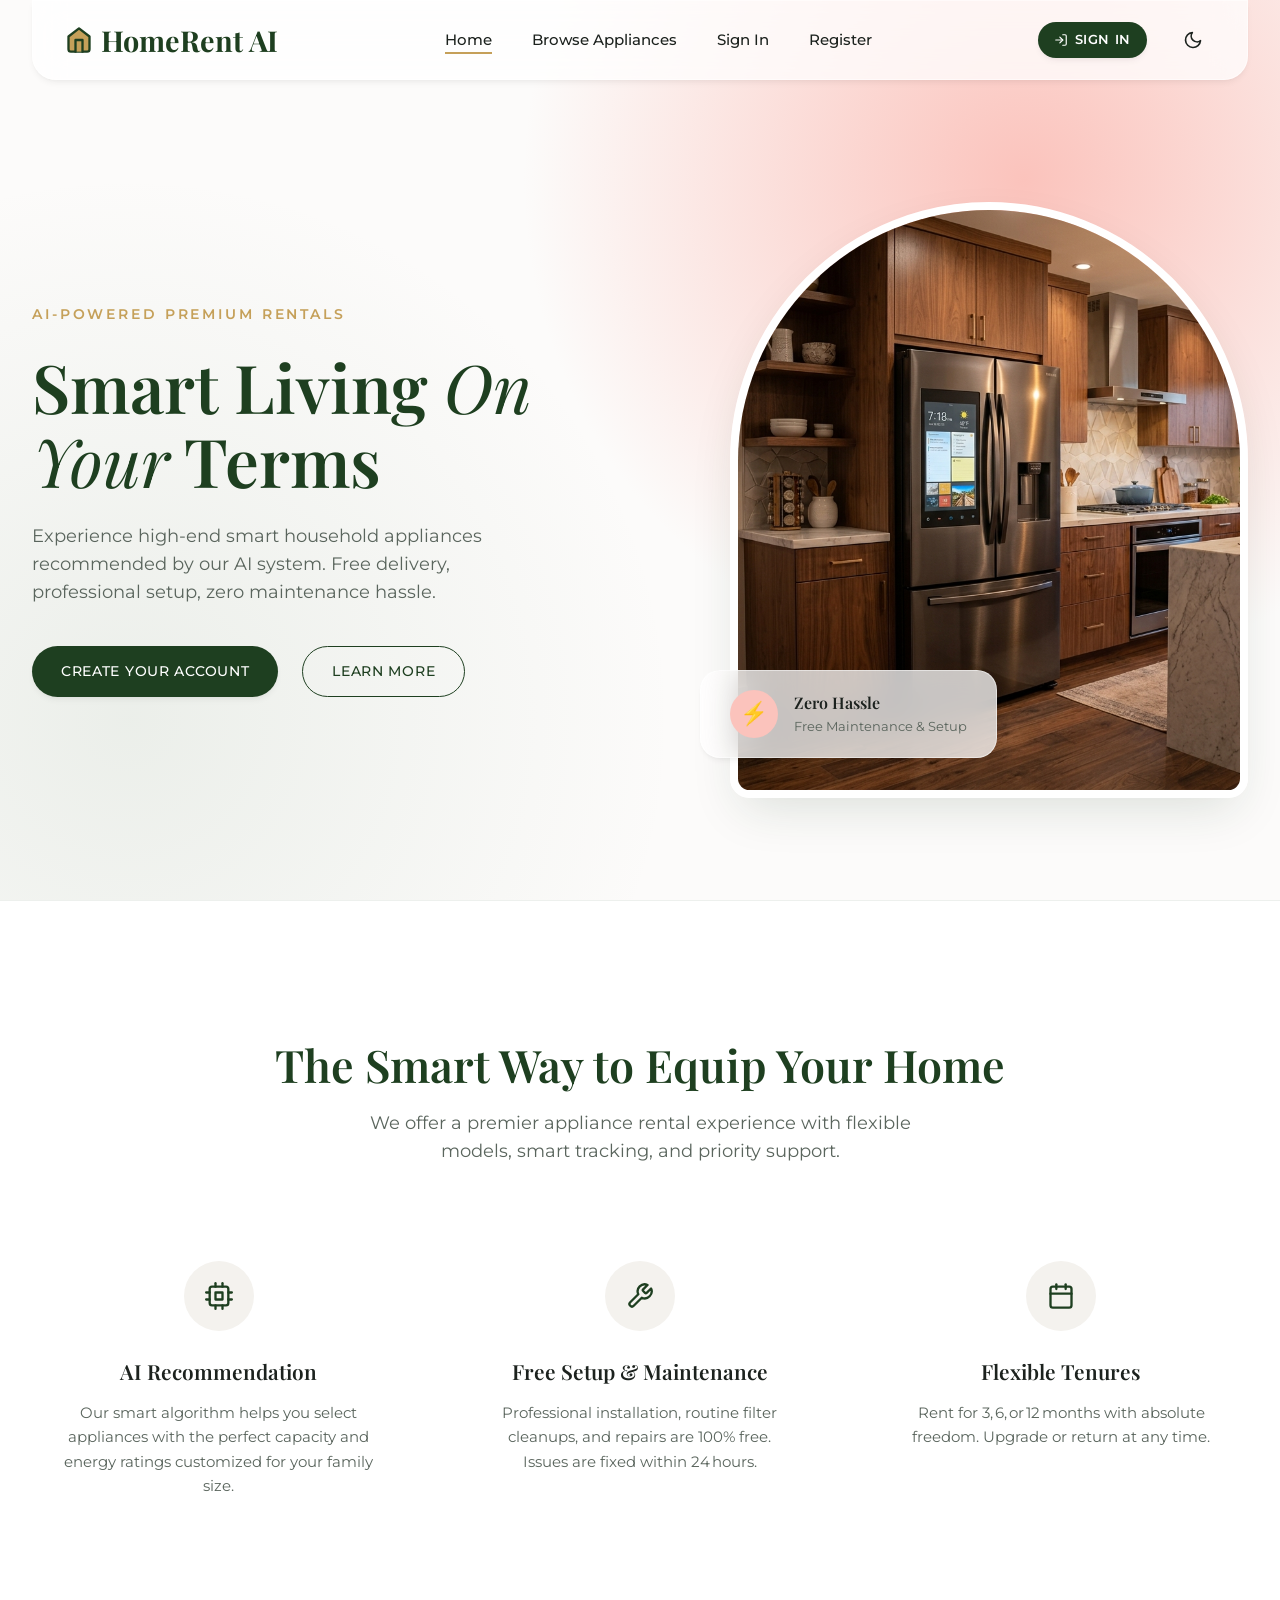
<file: index.html>
<!DOCTYPE html>
<html lang="en">
<head>
  <meta charset="UTF-8">
  <meta name="viewport" content="width=device-width, initial-scale=1.0">
  <meta http-equiv="refresh" content="0; url=home.html">
  <title>HomeRent AI</title>
</head>
<body>
  <p>Opening HomeRent AI...</p>
  <script>window.location.replace('home.html');</script>
</body>
</html>
</file>
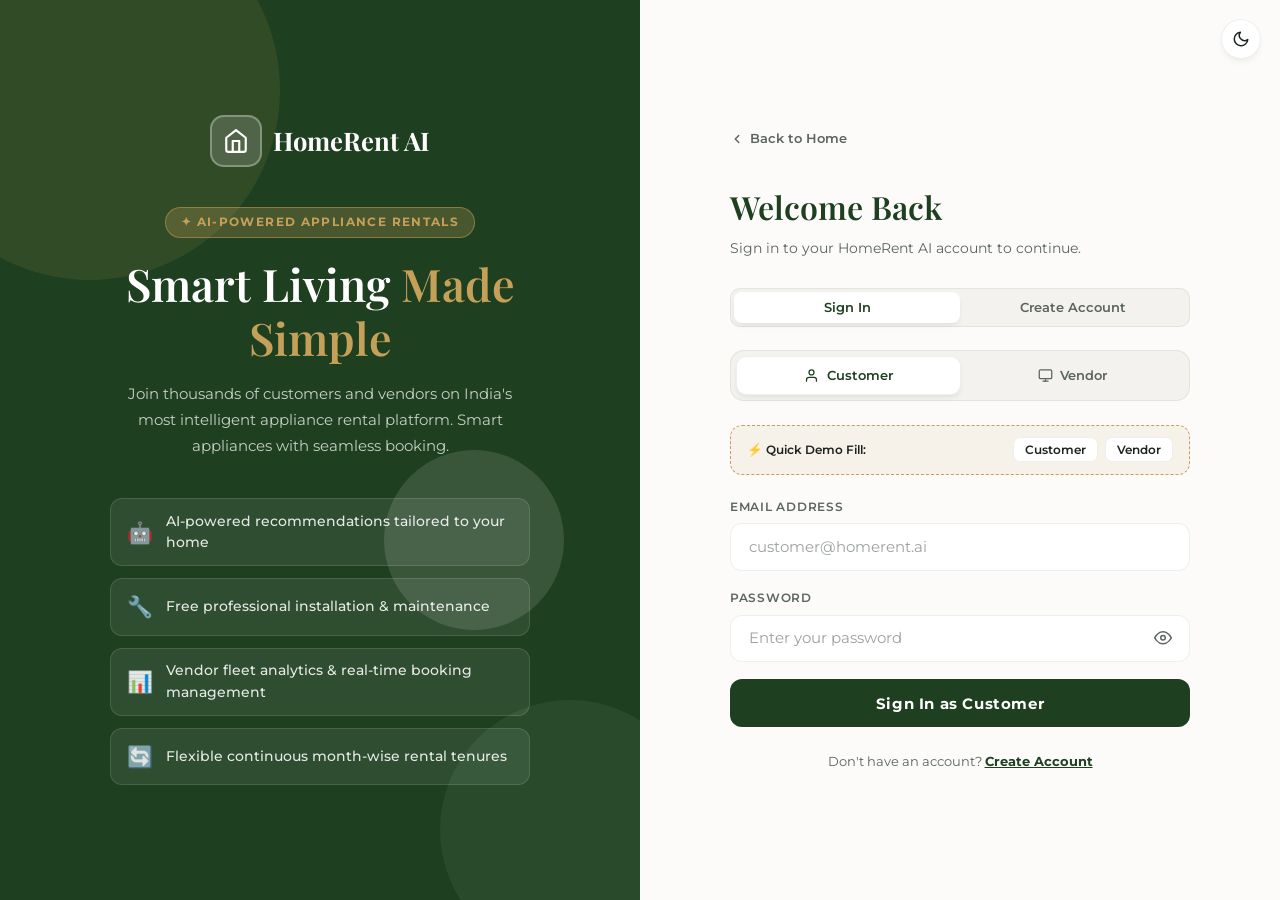
<file: dashboard.html>
<!DOCTYPE html>
<html lang="en">
<head>
  <meta charset="UTF-8">
  <meta name="viewport" content="width=device-width, initial-scale=1.0">
  <meta name="description" content="HomeRent AI rental dashboard.">
  <title>HomeRent AI | Dashboard</title>
  <link rel="stylesheet" href="styles.css">
  <script>
    (function() {
      const session = localStorage.getItem('currentUser');
      if (!session) {
        window.location.replace('login.html');
      } else {
        const user = JSON.parse(session);
        if (user.role === 'vendor') {
          window.location.replace('appliances.html');
        }
      }
    })();
  </script>
  <style>
    .dashboard-page { min-height: 100vh; padding: 120px 0 4rem; background: radial-gradient(circle at 85% 12%, rgba(251,195,188,.35), transparent 30%), var(--bg-primary); }
    .dashboard-shell { display:grid; grid-template-columns:220px minmax(0,1fr); gap:2rem; }
    .dashboard-sidebar { padding:1rem; border-radius:22px; align-self:start; position:sticky; top:110px; }
    .dashboard-sidebar nav { display:grid; gap:.35rem; margin-top:1rem; }
    .dashboard-sidebar a { display:flex; align-items:center; gap:.7rem; padding:.8rem .9rem; border-radius:12px; color:var(--text-secondary); font-size:.88rem; }
    .dashboard-sidebar a:hover, .dashboard-sidebar a.active { background:var(--accent-primary); color:var(--bg-secondary); }
    .dashboard-kicker { color:var(--accent-gold); font-size:.75rem; font-weight:700; letter-spacing:.16em; text-transform:uppercase; }
    .dashboard-heading { display:flex; justify-content:space-between; gap:1rem; align-items:end; margin-bottom:2rem; }
    .dashboard-heading h1 { color:var(--accent-primary); font-size:clamp(2.2rem,5vw,4rem); line-height:1; margin-top:.5rem; }
    .dashboard-heading p { color:var(--text-secondary); max-width:520px; margin-top:.8rem; }
    .dashboard-actions { display:flex; gap:.7rem; flex-wrap:wrap; }
    .dashboard-actions a { white-space:nowrap; }
    .metric-grid { display:grid; grid-template-columns:repeat(4,1fr); gap:1rem; margin-bottom:1.5rem; }
    .metric-card { padding:1.35rem; border-radius:18px; background:var(--bg-secondary); border:1px solid var(--border-color); box-shadow:var(--shadow-sm); }
    .metric-label { color:var(--text-secondary); font-size:.78rem; text-transform:uppercase; letter-spacing:.08em; }
    .metric-value { display:block; color:var(--accent-primary); font-family:'Playfair Display',serif; font-size:2rem; margin:.55rem 0 .2rem; }
    .metric-note { color:var(--accent-secondary); font-size:.75rem; }
    .dashboard-grid { display:grid; grid-template-columns:minmax(0,1.45fr) minmax(280px,.85fr); gap:1.5rem; }
    .dashboard-panel { background:var(--bg-secondary); border:1px solid var(--border-color); border-radius:20px; padding:1.5rem; box-shadow:var(--shadow-sm); }
    .panel-heading { display:flex; justify-content:space-between; align-items:center; gap:1rem; margin-bottom:1.2rem; }
    .panel-heading h2 { color:var(--accent-primary); font-size:1.35rem; }
    .panel-heading a { color:var(--accent-gold); font-size:.8rem; font-weight:700; }
    .rental-row { display:grid; grid-template-columns:52px minmax(0,1fr) auto auto; align-items:center; gap:.85rem; padding:.9rem 0; border-bottom:1px solid var(--border-color); }
    .rental-row:last-child { border-bottom:0; }
    .rental-thumb { width:52px; height:52px; border-radius:12px; object-fit:cover; background:var(--bg-tertiary); }
    .rental-name { font-weight:700; font-size:.88rem; }
    .rental-meta { color:var(--text-secondary); font-size:.75rem; margin-top:.15rem; }
    .status-pill { border-radius:20px; padding:.35rem .65rem; background:rgba(127,161,129,.16); color:var(--accent-primary); font-size:.7rem; font-weight:700; text-transform:uppercase; }
    .status-pill.pending { background:rgba(197,160,89,.14); color:var(--accent-gold); }
    .rental-price { color:var(--accent-primary); font-weight:700; font-size:.85rem; }
    .insight-box { padding:1.3rem; border-radius:16px; background:linear-gradient(135deg,var(--accent-primary),#356b43); color:white; margin-bottom:1rem; }
    .insight-box h3 { color:white; font-size:1.25rem; margin-bottom:.45rem; }
    .insight-box p { color:rgba(255,255,255,.78); font-size:.8rem; }
    .progress-line { height:8px; border-radius:8px; background:rgba(255,255,255,.2); margin-top:1rem; overflow:hidden; }
    .progress-line span { display:block; width:72%; height:100%; background:var(--accent-gold); border-radius:inherit; }
    .category-list { display:grid; gap:1rem; }
    .category-item { display:grid; grid-template-columns:1fr auto; gap:.6rem; font-size:.8rem; }
    .category-item span { color:var(--text-secondary); }
    .category-bar { grid-column:1 / -1; height:6px; background:var(--bg-tertiary); border-radius:6px; overflow:hidden; }
    .category-bar i { display:block; height:100%; background:var(--accent-gold); border-radius:inherit; }
    @media (max-width:900px) { .dashboard-shell{grid-template-columns:1fr}.dashboard-sidebar{position:static}.dashboard-sidebar nav{display:flex;overflow-x:auto}.dashboard-sidebar a{white-space:nowrap}.metric-grid{grid-template-columns:repeat(2,1fr)} }
    @media (max-width:620px) { .dashboard-page{padding-top:104px}.dashboard-heading{display:block}.dashboard-actions{margin-top:1rem}.dashboard-grid{grid-template-columns:1fr}.metric-grid{gap:.7rem}.metric-card{padding:1rem}.metric-value{font-size:1.55rem}.rental-row{grid-template-columns:44px minmax(0,1fr) auto}.rental-thumb{width:44px;height:44px}.rental-price{grid-column:2} }
  </style>
</head>
<body>
  <header><div class="container"><nav class="nav-wrapper glass-panel">
    <a href="home.html" class="logo" aria-label="HomeRent AI home"><svg xmlns="http://www.w3.org/2000/svg" viewBox="0 0 24 24" width="28" height="28" fill="none" stroke="currentColor" stroke-width="2" stroke-linecap="round" stroke-linejoin="round"><path d="M3 9l9-7 9 7v11a2 2 0 0 1-2 2H5a2 2 0 0 1-2-2z"/><polyline points="9 22 9 12 15 12"/></svg> HomeRent AI</a>
    <ul class="nav-links" id="main-nav-links"><li><a href="home.html">Home</a></li><li><a href="dashboard.html" class="active">Dashboard</a></li><li><a href="appliances.html">Browse Appliances</a></li></ul>
    <div class="nav-actions">
      <button id="dash-logout-btn" class="btn-secondary" style="padding: 0.45rem 0.9rem; border-radius: 20px; font-size: 0.8rem; font-weight: 600; border: 1px solid var(--border-color); display: inline-flex; align-items: center; gap: 0.4rem; cursor: pointer;">
        <svg xmlns="http://www.w3.org/2000/svg" viewBox="0 0 24 24" width="14" height="14" fill="none" stroke="currentColor" stroke-width="2" stroke-linecap="round" stroke-linejoin="round"><path d="M9 21H5a2 2 0 0 1-2-2V5a2 2 0 0 1 2-2h4"></path><polyline points="16 17 21 12 16 7"></polyline><line x1="21" y1="12" x2="9" y2="12"></line></svg>
        <span>Log Out</span>
      </button>
      <button id="theme-toggle" class="icon-btn" aria-label="Toggle theme"><span aria-hidden="true">◐</span></button>
    </div>
  </nav></div></header>
  <main class="dashboard-page"><div class="container dashboard-shell">
    <aside class="dashboard-sidebar glass-panel"><span class="dashboard-kicker">Workspace</span><nav aria-label="Dashboard navigation"><a href="dashboard.html" class="active">▦ <span>Overview</span></a><a href="appliances.html">⌂ <span>Appliances</span></a><a href="home.html#values">✦ <span>Recommendations</span></a><a href="#" id="sidebar-logout-link">↪ <span>Log Out</span></a></nav></aside>
      <section><div class="dashboard-heading"><div><span class="dashboard-kicker">Your rental workspace</span><h1>Good morning, Aarav.</h1><p>Review your rentals, savings, and next smart home upgrade in one place.</p></div><div class="dashboard-actions"><button id="open-service-modal-btn" class="btn-secondary" style="background: var(--bg-secondary); border: 1px solid var(--accent-gold); color: var(--accent-primary); font-weight: 700;">🛠️ Request Free Maintenance</button><a href="appliances.html" class="btn-primary">+ Rent an appliance</a></div></div>
      <div class="metric-grid"><article class="metric-card"><span class="metric-label">Active rentals</span><strong class="metric-value">2</strong><span class="metric-note">All services on track</span></article><article class="metric-card"><span class="metric-label">Monthly spend</span><strong class="metric-value">₹2,398</strong><span class="metric-note">12% below your plan</span></article><article class="metric-card"><span class="metric-label">Home savings</span><strong class="metric-value">₹8,420</strong><span class="metric-note">Compared with buying</span></article><article class="metric-card"><span class="metric-label">Energy score</span><strong class="metric-value">A+</strong><span class="metric-note">Excellent efficiency</span></article></div>
      <div class="dashboard-grid">
        <div>
          <!-- Current Rentals with Remaining Days & Return Eligibility -->
          <div class="dashboard-panel" style="margin-bottom: 1.5rem;">
            <div class="panel-heading">
              <h2>Your Active Rentals</h2>
              <a href="appliances.html">Browse Catalog</a>
            </div>
            <div id="customer-rentals-container">
              <!-- Dynamically rendered from MongoDB bookings with COD status & Return Eligibility -->
              <div class="rental-row">
                <img class="rental-thumb" src="assets/images/smart_refrigerator.jpg" alt="Smart refrigerator">
                <div>
                  <div class="rental-name">Smart Double-Door Refrigerator</div>
                  <div class="rental-meta">12 month plan • Renews 12 Jul 2027</div>
                </div>
                <span class="status-pill">Active</span>
                <strong class="rental-price">₹1,299/mo</strong>
              </div>
            </div>
          </div>

          <!-- Early Return Requests Status Tracker -->
          <div class="dashboard-panel" id="customer-returns-panel">
            <div class="panel-heading">
              <div style="display: flex; align-items: center; gap: 0.5rem;">
                <span style="font-size: 1.2rem;">↩️</span>
                <h2>Early Return Requests Tracker</h2>
              </div>
              <span id="returns-status-count" class="status-pill" style="font-size: 0.72rem;">0 Active Requests</span>
            </div>
            <p style="font-size: 0.8rem; color: var(--text-secondary); margin-bottom: 1rem;">Track the status of appliance return requests submitted before your rental tenure expires.</p>
            <div id="customer-returns-list" style="display: grid; gap: 0.8rem;">
              <p style="font-size: 0.84rem; color: var(--text-secondary); text-align: center; padding: 1.5rem 0;">No early return requests submitted.</p>
            </div>
          </div>
        </div>

        <div>
          <div class="insight-box">
            <h3>Your next smart move</h3>
            <p>Adding an air purifier would improve your home's estimated air quality by 18% this season.</p>
            <div class="progress-line"><span></span></div>
          </div>
          <div class="dashboard-panel">
            <div class="panel-heading"><h2>Rental mix</h2><span class="dashboard-kicker">This month</span></div>
            <div class="category-list">
              <div class="category-item"><span>Kitchen</span><strong>52%</strong><div class="category-bar"><i style="width:52%"></i></div></div>
              <div class="category-item"><span>Laundry</span><strong>28%</strong><div class="category-bar"><i style="width:28%"></i></div></div>
              <div class="category-item"><span>Climate</span><strong>20%</strong><div class="category-bar"><i style="width:20%"></i></div></div>
            </div>
          </div>
        </div>
      </div>
    </section>

    <!-- Modal: Customer Early Return Request -->
    <div id="return-request-modal" style="display: none; position: fixed; top: 0; left: 0; width: 100vw; height: 100vh; background: rgba(0,0,0,0.6); z-index: 600; backdrop-filter: blur(8px); align-items: center; justify-content: center;">
      <div style="background: var(--bg-secondary); border-radius: 20px; padding: 2rem; max-width: 500px; width: 90%; border: 1px solid var(--border-color); box-shadow: var(--shadow-lg);">
        <div style="display: flex; justify-content: space-between; align-items: center; margin-bottom: 0.8rem;">
          <h3 class="font-serif" style="font-size: 1.4rem; color: var(--accent-primary); margin: 0;">↩️ Request Early Appliance Return</h3>
          <button id="close-return-modal-btn" style="background: transparent; border: none; font-size: 1.6rem; color: var(--text-secondary); cursor: pointer;">&times;</button>
        </div>
        <div style="background: rgba(212, 163, 115, 0.15); border: 1px solid var(--accent-gold); border-radius: 12px; padding: 0.8rem 1rem; margin-bottom: 1.2rem; font-size: 0.82rem; color: var(--text-primary); line-height: 1.4;">
          <strong>Return Policy Notice:</strong> Advance notice of at least <strong>3 days</strong> before rental tenure ends is required. Eligibility is evaluated using your official rental dates stored in MongoDB.
        </div>
        <form id="customer-return-form" style="display: flex; flex-direction: column; gap: 1rem;">
          <input type="hidden" id="ret-booking-id" value="">
          <div>
            <label style="font-size: 0.78rem; font-weight: 700; text-transform: uppercase; color: var(--text-secondary);">Rented Appliance</label>
            <input type="text" id="ret-appliance-display" class="form-input" readonly style="width: 100%; height: 42px; margin-top: 0.3rem; background: var(--bg-tertiary); font-weight: 600;">
          </div>
          <div style="display: grid; grid-template-columns: 1fr 1fr; gap: 0.8rem;">
            <div>
              <label style="font-size: 0.78rem; font-weight: 700; text-transform: uppercase; color: var(--text-secondary);">Tenure End Date</label>
              <input type="text" id="ret-end-date-display" class="form-input" readonly style="width: 100%; height: 42px; margin-top: 0.3rem; background: var(--bg-tertiary);">
            </div>
            <div>
              <label style="font-size: 0.78rem; font-weight: 700; text-transform: uppercase; color: var(--text-secondary);">Remaining Days</label>
              <input type="text" id="ret-remaining-display" class="form-input" readonly style="width: 100%; height: 42px; margin-top: 0.3rem; background: var(--bg-tertiary); font-weight: 700; color: var(--accent-primary);">
            </div>
          </div>
          <div>
            <label style="font-size: 0.78rem; font-weight: 700; text-transform: uppercase; color: var(--text-secondary);">Requested Pickup Date *</label>
            <input type="date" id="ret-pickup-date" class="form-input" style="width: 100%; height: 42px; margin-top: 0.3rem;" required>
          </div>
          <div>
            <label style="font-size: 0.78rem; font-weight: 700; text-transform: uppercase; color: var(--text-secondary);">Reason for Return *</label>
            <select id="ret-reason-select" class="form-input" style="width: 100%; height: 42px; margin-top: 0.3rem;" required>
              <option value="">-- Select Reason --</option>
              <option value="Relocating to another city">Relocating to another city</option>
              <option value="Moving to fully furnished apartment">Moving to fully furnished apartment</option>
              <option value="Upgrading to larger / different appliance model">Upgrading to larger / different appliance model</option>
              <option value="No longer requiring appliance">No longer requiring appliance</option>
              <option value="Other / Personal reasons">Other / Personal reasons</option>
            </select>
          </div>
          <div id="return-form-error" style="display: none; background: rgba(231, 76, 60, 0.12); border: 1px solid #e74c3c; color: #c0392b; padding: 0.6rem 0.8rem; border-radius: 8px; font-size: 0.8rem;"></div>
          <div style="display: flex; gap: 0.8rem; justify-content: flex-end; margin-top: 0.5rem;">
            <button type="button" id="cancel-return-btn" class="btn-secondary" style="padding: 0.6rem 1.2rem; font-size: 0.85rem;">Cancel</button>
            <button type="submit" id="submit-return-btn" class="btn-primary" style="padding: 0.6rem 1.4rem; font-size: 0.85rem;">Submit Return Request</button>
          </div>
        </form>
      </div>
    </div>

    <!-- Modal: Cash on Delivery Receipt Modal on Dashboard -->
    <div id="dash-receipt-modal" style="display: none; position: fixed; top: 0; left: 0; width: 100vw; height: 100vh; background: rgba(0,0,0,0.6); z-index: 600; backdrop-filter: blur(8px); align-items: center; justify-content: center; overflow-y: auto; padding: 1.5rem 0;">
      <div style="background: var(--bg-secondary); border-radius: 20px; padding: 2rem; max-width: 620px; width: 92%; border: 1px solid var(--border-color); box-shadow: var(--shadow-lg); max-height: 90vh; overflow-y: auto;">
        <div style="display: flex; justify-content: space-between; align-items: center; margin-bottom: 1.2rem;">
          <div style="display: flex; align-items: center; gap: 0.5rem;">
            <span style="font-size: 1.5rem;">📜</span>
            <h3 class="font-serif" style="font-size: 1.35rem; color: var(--accent-primary); margin: 0;">Cash on Delivery Rental Order Receipt</h3>
          </div>
          <button id="close-dash-receipt-btn" style="background: transparent; border: none; font-size: 1.6rem; color: var(--text-secondary); cursor: pointer;">&times;</button>
        </div>
        <div id="dash-receipt-card" style="border: 1.5px solid var(--border-color); border-radius: 14px; padding: 1.5rem; background: var(--bg-primary);">
          <!-- Dynamically populated receipt content -->
        </div>
        <div style="display: flex; gap: 0.8rem; justify-content: flex-end; margin-top: 1.2rem;">
          <button type="button" id="print-dash-receipt-btn" class="btn-secondary" style="padding: 0.6rem 1.2rem; font-size: 0.85rem; display: inline-flex; align-items: center; gap: 0.4rem;">
            <span>🖨️</span> Print Receipt
          </button>
          <button type="button" id="download-dash-receipt-btn" class="btn-primary" style="padding: 0.6rem 1.2rem; font-size: 0.85rem; display: inline-flex; align-items: center; gap: 0.4rem;">
            <span>📥</span> Download Receipt
          </button>
          <button type="button" id="close-dash-receipt-btn2" class="btn-secondary" style="padding: 0.6rem 1.2rem; font-size: 0.85rem;">Close</button>
        </div>
      </div>
    </div>

    <!-- Maintenance Service Modal -->
    <div id="service-modal" style="display: none; position: fixed; top: 0; left: 0; width: 100vw; height: 100vh; background: rgba(0,0,0,0.6); z-index: 500; backdrop-filter: blur(8px); align-items: center; justify-content: center;">
      <div style="background: var(--bg-secondary); border-radius: 20px; padding: 2rem; max-width: 480px; width: 90%; border: 1px solid var(--border-color); box-shadow: var(--shadow-lg);">
        <h3 class="font-serif" style="font-size: 1.5rem; color: var(--accent-primary); margin-bottom: 0.5rem;">🛠️ Free 24h Service &amp; Repair Request</h3>
        <p style="font-size: 0.85rem; color: var(--text-secondary); margin-bottom: 1.2rem;">All HomeRent AI subscriptions include 100% free filter cleanups, routine servicing, and emergency repairs within 24 hours.</p>
        <form id="service-req-form" style="display: flex; flex-direction: column; gap: 1rem;">
          <div>
            <label style="font-size: 0.78rem; font-weight: 700; text-transform: uppercase; color: var(--text-secondary);">Select Rented Appliance</label>
            <select id="service-appliance-select" class="form-input" style="width: 100%; height: 44px; margin-top: 0.3rem;" required>
              <option value="Smart Double-Door Refrigerator">Smart Double-Door Refrigerator</option>
              <option value="Front Load Inverter Washing Machine">Front Load Inverter Washing Machine</option>
            </select>
          </div>
          <div>
            <label style="font-size: 0.78rem; font-weight: 700; text-transform: uppercase; color: var(--text-secondary);">Service Type</label>
            <select id="service-type-select" class="form-input" style="width: 100%; height: 44px; margin-top: 0.3rem;">
              <option value="Filter Clean & Hygiene Servicing">Filter Clean & Hygiene Servicing</option>
              <option value="Cooling / Water Temp Adjustment">Cooling / Water Temp Adjustment</option>
              <option value="Relocation / Uninstallation Request">Relocation / Uninstallation Request</option>
              <option value="Emergency Repair Inspection">Emergency Repair Inspection</option>
            </select>
          </div>
          <div>
            <label style="font-size: 0.78rem; font-weight: 700; text-transform: uppercase; color: var(--text-secondary);">Preferred Visit Time</label>
            <input type="datetime-local" class="form-input" style="width: 100%; height: 44px; margin-top: 0.3rem;" required>
          </div>
          <div style="display: flex; gap: 0.8rem; justify-content: flex-end; margin-top: 0.5rem;">
            <button type="button" id="close-service-modal-btn" class="btn-secondary" style="padding: 0.6rem 1.2rem; font-size: 0.85rem;">Cancel</button>
            <button type="submit" class="btn-primary" style="padding: 0.6rem 1.4rem; font-size: 0.85rem;">Book Technician Visit</button>
          </div>
        </form>
      </div>
    </div>
  </div></main>
  <script>
    const themeToggle=document.getElementById('theme-toggle');
    const theme=localStorage.getItem('theme')||'light';
    document.documentElement.setAttribute('data-theme',theme);
    themeToggle.addEventListener('click',()=>{const next=document.documentElement.getAttribute('data-theme')==='dark'?'light':'dark';document.documentElement.setAttribute('data-theme',next);localStorage.setItem('theme',next);});

    // Service Modal Handler
    const sModal = document.getElementById("service-modal");
    document.getElementById("open-service-modal-btn").onclick = () => sModal.style.display = "flex";
    document.getElementById("close-service-modal-btn").onclick = () => sModal.style.display = "none";
    document.getElementById("service-req-form").onsubmit = (e) => {
      e.preventDefault();
      alert("Technician visit confirmed! A certified technician will visit your location within 24 hours.");
      sModal.style.display = "none";
    };

    function doDashboardLogout(e) {
      if (e) e.preventDefault();
      localStorage.removeItem('currentUser');
      window.location.replace('login.html');
    }
    const dashLogoutBtn = document.getElementById("dash-logout-btn");
    if (dashLogoutBtn) dashLogoutBtn.addEventListener("click", doDashboardLogout);
    const sideLogoutLink = document.getElementById("sidebar-logout-link");
    if (sideLogoutLink) sideLogoutLink.addEventListener("click", doDashboardLogout);

    // ─── Load Real Data from MongoDB ───────────────────────────
    (async function() {
      const session = localStorage.getItem('currentUser');
      if (!session) return;
      const user = JSON.parse(session);

      // Update greeting
      const nameEl = document.querySelector('.dashboard-heading h1');
      if (nameEl && user.name) {
        const hour = new Date().getHours();
        const greeting = hour < 12 ? 'Good morning' : hour < 17 ? 'Good afternoon' : 'Good evening';
        nameEl.textContent = `${greeting}, ${user.name.split(' ')[0]}.`;
      }

      // Vendor actions
      const actionsContainer = document.querySelector('.dashboard-actions');
      if (actionsContainer && user.role === 'vendor') {
        actionsContainer.innerHTML = `
          <a href="appliances.html?openVendorModal=true" class="btn-primary" style="background: var(--accent-gold); color: #1c221e;">+ Add Appliance to Fleet Inventory</a>
          <a href="appliances.html" class="btn-secondary">Open Vendor Console</a>
        `;
      }

      // ─── Fetch bookings and return requests from MongoDB ───
      let activeBookingsList = [];
      let currentModalBooking = null;

      function parseRentalDate(str) {
        if (!str) return null;
        const parts = str.trim().split(/[\/\-]/);
        if (parts.length !== 3) return null;
        if (parts[0].length === 4) {
          // YYYY-MM-DD
          return new Date(parseInt(parts[0], 10), parseInt(parts[1], 10) - 1, parseInt(parts[2], 10));
        } else {
          // DD/MM/YYYY
          return new Date(parseInt(parts[2], 10), parseInt(parts[1], 10) - 1, parseInt(parts[0], 10));
        }
      }

      function calculateRemainingDays(endDateStr) {
        const endDt = parseRentalDate(endDateStr);
        if (!endDt || isNaN(endDt.getTime())) return null;
        const now = new Date();
        now.setHours(0,0,0,0);
        endDt.setHours(0,0,0,0);
        return Math.ceil((endDt - now) / (1000 * 60 * 60 * 24));
      }

      async function loadDashboardData() {
        try {
          const [bookingsRes, revenueRes, returnsRes] = await Promise.all([
            fetch('/api/bookings'),
            fetch('/api/revenue'),
            fetch(`/api/return-requests?role=customer&email=${encodeURIComponent(user.email)}`)
          ]);

          const allBookings = await bookingsRes.json();
          const returnRequests = returnsRes.ok ? await returnsRes.json() : [];

          // Scoped bookings for this user
          const myBookings = allBookings.filter(b =>
            (b.email || b.user_id || '').toLowerCase() === user.email.toLowerCase()
          );
          activeBookingsList = myBookings;

          // ─── Update metrics ───
          const activeCount = myBookings.filter(b => b.status === 'active' || b.status === 'confirmed').length;
          const pendingCount = myBookings.filter(b => b.status === 'pending').length;
          const totalSpend = myBookings
            .filter(b => b.status === 'active' || b.status === 'pending' || b.status === 'confirmed')
            .reduce((s, b) => s + (b.totalRent || b.total_amount || 0), 0);
          const savings = Math.round(totalSpend * 28 * 0.9);

          const metricCards = document.querySelectorAll('.metric-card');
          if (metricCards[0]) {
            metricCards[0].querySelector('.metric-value').textContent = activeCount + pendingCount;
            metricCards[0].querySelector('.metric-note').textContent = `${activeCount} active, ${pendingCount} pending setup`;
          }
          if (metricCards[1]) {
            metricCards[1].querySelector('.metric-value').textContent = '₹' + Math.round(totalSpend).toLocaleString('en-IN');
            metricCards[1].querySelector('.metric-note').textContent = `${myBookings.length} total rental booking(s)`;
          }
          if (metricCards[2]) {
            metricCards[2].querySelector('.metric-value').textContent = '₹' + savings.toLocaleString('en-IN');
            metricCards[2].querySelector('.metric-note').textContent = 'Compared with buying new appliances';
          }

          // ─── Render Active Rentals ───
          const rentalsContainer = document.getElementById('customer-rentals-container');
          if (rentalsContainer) {
            rentalsContainer.innerHTML = '';
            if (myBookings.length === 0) {
              rentalsContainer.innerHTML = `<p style="text-align:center; color:var(--text-secondary); padding:2rem;">You do not have any active rental bookings yet.</p>`;
            } else {
              const imgMap = {
                kitchen: 'assets/images/smart_refrigerator.jpg',
                laundry: 'assets/images/washing_machine.jpg',
                climate: 'assets/images/air_conditioner.jpg',
                living: 'assets/images/air_purifier.jpg'
              };

              myBookings.forEach(b => {
                const img = imgMap[b.category] || 'assets/images/smart_refrigerator.jpg';
                const remaining = calculateRemainingDays(b.end_date);
                const isPaid = b.payment_status === 'paid';
                const codBadge = isPaid
                  ? `<span style="background:rgba(46,204,113,0.15); color:#27ae60; font-weight:700; padding:0.2rem 0.6rem; border-radius:12px; font-size:0.75rem; border:1px solid rgba(46,204,113,0.3);">✅ COD: Paid</span>`
                  : `<span style="background:rgba(197,160,89,0.18); color:var(--accent-gold); font-weight:700; padding:0.2rem 0.6rem; border-radius:12px; font-size:0.75rem; border:1px solid rgba(197,160,89,0.4);">⏳ COD: Pending (Pay on Delivery)</span>`;

                // Return Eligibility calculation: Notice policy requires >= 3 days
                let eligibilityBadge = '';
                let canRequestReturn = false;
                const hasPendingReturn = returnRequests.some(r => r.booking_id === b.id && ['pending', 'accepted', 'pickup_scheduled'].includes(r.status));

                if (b.status === 'completed' || b.status === 'returned') {
                  eligibilityBadge = `<span style="color:var(--text-secondary); font-size:0.75rem;">Rental Completed</span>`;
                } else if (hasPendingReturn) {
                  eligibilityBadge = `<span style="color:#e67e22; font-weight:700; font-size:0.75rem;">Return Request in Progress</span>`;
                } else if (remaining !== null) {
                  if (remaining >= 3) {
                    eligibilityBadge = `<span style="color:#27ae60; font-weight:600; font-size:0.75rem;">Eligible for Return (${remaining} days left • 3-day notice met)</span>`;
                    canRequestReturn = true;
                  } else if (remaining >= 0) {
                    eligibilityBadge = `<span style="color:#e74c3c; font-weight:600; font-size:0.75rem;">Outside 3-day notice policy (${remaining} days remaining)</span>`;
                  } else {
                    eligibilityBadge = `<span style="color:#e74c3c; font-size:0.75rem;">Tenure expired on ${b.end_date}</span>`;
                  }
                }

                const card = document.createElement('div');
                card.style.cssText = 'border-bottom: 1px solid var(--border-color); padding: 1.1rem 0; display: flex; flex-direction: column; gap: 0.6rem;';
                card.innerHTML = `
                  <div style="display: flex; gap: 1rem; align-items: center; justify-content: space-between; flex-wrap: wrap;">
                    <div style="display: flex; gap: 0.9rem; align-items: center;">
                      <img src="${img}" alt="${b.applianceName}" style="width: 58px; height: 58px; border-radius: 12px; object-fit: cover; background: var(--bg-tertiary);">
                      <div>
                        <div style="font-weight: 700; font-size: 0.95rem; color: var(--accent-primary);">${b.applianceName}</div>
                        <div style="font-size: 0.78rem; color: var(--text-secondary); margin-top: 0.15rem;">
                          Booking ID: <strong style="font-family:monospace; color:var(--text-primary);">${b.id}</strong> • ${b.tenure || '3 Months'}
                        </div>
                        <div style="font-size: 0.76rem; color: var(--text-secondary); margin-top: 0.1rem;">
                          Tenure: <strong>${b.start_date || 'N/A'}</strong> to <strong>${b.end_date || 'N/A'}</strong>
                        </div>
                      </div>
                    </div>
                    <div style="text-align: right;">
                      <div style="font-size: 1.05rem; font-weight: 800; color: var(--accent-primary);">₹${Math.round(b.totalRent || b.total_amount || 0).toLocaleString('en-IN')}/mo</div>
                      <div style="margin-top: 0.3rem;">${codBadge}</div>
                    </div>
                  </div>
                  <div style="display: flex; justify-content: space-between; align-items: center; flex-wrap: wrap; gap: 0.6rem; background: var(--bg-tertiary); padding: 0.6rem 0.8rem; border-radius: 10px; margin-top: 0.2rem;">
                    <div>${eligibilityBadge}</div>
                    <div style="display: flex; gap: 0.5rem;">
                      <button type="button" class="btn-view-cod-receipt btn-secondary" data-booking-id="${b.id}" style="padding: 0.4rem 0.8rem; font-size: 0.75rem; border-radius: 8px; cursor: pointer; display: inline-flex; align-items: center; gap: 0.3rem;">
                        <span>📄</span> View COD Receipt
                      </button>
                      ${canRequestReturn ? `
                        <button type="button" class="btn-open-return-modal btn-primary" data-booking-id="${b.id}" style="padding: 0.4rem 0.8rem; font-size: 0.75rem; border-radius: 8px; background: #e74c3c; border: none; color: white; cursor: pointer; display: inline-flex; align-items: center; gap: 0.3rem;">
                          <span>↩️</span> Request Early Return
                        </button>
                      ` : ''}
                    </div>
                  </div>
                `;
                rentalsContainer.appendChild(card);
              });

              // Attach click listeners for View Receipt
              rentalsContainer.querySelectorAll('.btn-view-cod-receipt').forEach(btn => {
                btn.addEventListener('click', () => {
                  const bId = btn.getAttribute('data-booking-id');
                  const bk = activeBookingsList.find(x => x.id === bId);
                  if (bk) showDashReceiptModal(bk);
                });
              });

              // Attach click listeners for Request Return
              rentalsContainer.querySelectorAll('.btn-open-return-modal').forEach(btn => {
                btn.addEventListener('click', () => {
                  const bId = btn.getAttribute('data-booking-id');
                  const bk = activeBookingsList.find(x => x.id === bId);
                  if (bk) openReturnRequestModal(bk);
                });
              });
            }
          }

          // ─── Render Return Requests Tracker ───
          const returnsContainer = document.getElementById('customer-returns-list');
          const returnsCounter = document.getElementById('returns-status-count');
          if (returnsContainer && returnsCounter) {
            returnsCounter.textContent = `${returnRequests.length} Request(s) Recorded`;
            returnsContainer.innerHTML = '';
            if (returnRequests.length === 0) {
              returnsContainer.innerHTML = `<p style="font-size:0.84rem; color:var(--text-secondary); text-align:center; padding:1.2rem 0;">No early return requests submitted.</p>`;
            } else {
              returnRequests.forEach(r => {
                let statusColor = '#f39c12';
                let statusText = 'Pending Review';
                if (r.status === 'accepted') { statusColor = '#27ae60'; statusText = 'Accepted by Vendor'; }
                else if (r.status === 'pickup_scheduled') { statusColor = '#2980b9'; statusText = 'Pickup Scheduled'; }
                else if (r.status === 'returned' || r.status === 'closed') { statusColor = '#27ae60'; statusText = 'Returned & Completed'; }
                else if (r.status === 'rejected') { statusColor = '#c0392b'; statusText = 'Request Rejected'; }

                const row = document.createElement('div');
                row.style.cssText = 'background: var(--bg-tertiary); border: 1px solid var(--border-color); border-radius: 12px; padding: 0.9rem 1rem;';
                row.innerHTML = `
                  <div style="display:flex; justify-content:space-between; align-items:center; margin-bottom:0.4rem; flex-wrap:wrap; gap:0.4rem;">
                    <div>
                      <strong style="color:var(--accent-primary); font-size:0.9rem;">${r.appliance_name}</strong>
                      <span style="font-family:monospace; color:var(--text-secondary); font-size:0.75rem; margin-left:0.5rem;">${r.request_id}</span>
                    </div>
                    <span style="background:${statusColor}22; color:${statusColor}; border:1px solid ${statusColor}44; padding:0.2rem 0.65rem; border-radius:12px; font-weight:700; font-size:0.75rem;">
                      ${statusText}
                    </span>
                  </div>
                  <div style="font-size:0.78rem; color:var(--text-secondary); display:grid; grid-template-columns: repeat(auto-fit, minmax(180px, 1fr)); gap:0.3rem;">
                    <div>Booking ID: <strong style="color:var(--text-primary);">${r.booking_id}</strong></div>
                    <div>Requested Pickup: <strong style="color:var(--text-primary);">${r.requested_pickup_date}</strong></div>
                    <div>Remaining Days at Request: <strong>${r.remaining_days_at_request} days</strong></div>
                    <div>Reason: <em>"${r.reason}"</em></div>
                  </div>
                  ${(r.vendor_response || r.vendor_note) ? `
                    <div style="margin-top:0.5rem; padding-top:0.4rem; border-top:1px dashed var(--border-color); font-size:0.76rem; color:var(--text-primary);">
                      💬 <strong>Vendor Response:</strong> ${r.vendor_response || r.vendor_note}
                      ${(r.confirmed_pickup_date || r.scheduled_pickup_date) ? ` • <strong>Pickup Confirmed:</strong> ${r.confirmed_pickup_date || r.scheduled_pickup_date}` : ''}
                    </div>
                  ` : ''}
                `;
                returnsContainer.appendChild(row);
              });
            }
          }

        } catch (err) {
          console.error("Dashboard data load error:", err);
        }
      }

      // ─── Modal Handlers ───
      const returnModal = document.getElementById('return-request-modal');
      const closeReturnBtn = document.getElementById('close-return-modal-btn');
      const cancelReturnBtn = document.getElementById('cancel-return-btn');
      const returnForm = document.getElementById('customer-return-form');
      const returnError = document.getElementById('return-form-error');

      function openReturnRequestModal(booking) {
        currentModalBooking = booking;
        document.getElementById('ret-booking-id').value = booking.id;
        document.getElementById('ret-appliance-display').value = booking.applianceName || booking.appliance_name || 'Appliance';
        document.getElementById('ret-end-date-display').value = booking.end_date || 'N/A';
        const rem = calculateRemainingDays(booking.end_date);
        document.getElementById('ret-remaining-display').value = rem !== null ? `${rem} Days` : 'N/A';

        // Suggest pickup date as tomorrow
        const tomorrow = new Date();
        tomorrow.setDate(tomorrow.getDate() + 1);
        document.getElementById('ret-pickup-date').min = tomorrow.toISOString().split('T')[0];
        document.getElementById('ret-pickup-date').value = tomorrow.toISOString().split('T')[0];

        returnError.style.display = 'none';
        returnModal.style.display = 'flex';
      }

      if (closeReturnBtn) closeReturnBtn.onclick = () => returnModal.style.display = 'none';
      if (cancelReturnBtn) cancelReturnBtn.onclick = () => returnModal.style.display = 'none';

      if (returnForm) {
        returnForm.onsubmit = async (e) => {
          e.preventDefault();
          returnError.style.display = 'none';
          const bookingId = document.getElementById('ret-booking-id').value;
          const pickupDate = document.getElementById('ret-pickup-date').value;
          const reason = document.getElementById('ret-reason-select').value;

          try {
            const res = await fetch('/api/return-requests', {
              method: 'POST',
              headers: {
                'Content-Type': 'application/json',
                'X-User-Email': user.email,
                'X-User-Role': 'customer'
              },
              body: JSON.stringify({
                booking_id: bookingId,
                customer_email: user.email,
                requested_pickup_date: pickupDate,
                reason: reason
              })
            });

            const data = await res.json();
            if (!res.ok) {
              returnError.textContent = data.error || 'Failed to submit return request.';
              returnError.style.display = 'block';
              return;
            }

            alert(`Return Request ${data.request_id} submitted successfully! The vendor has been notified.`);
            returnModal.style.display = 'none';
            returnForm.reset();
            loadDashboardData();
          } catch (err) {
            returnError.textContent = 'Network error while submitting request. Please try again.';
            returnError.style.display = 'block';
          }
        };
      }

      // ─── COD Receipt Modal Handlers ───
      const dashReceiptModal = document.getElementById('dash-receipt-modal');
      const closeReceiptBtn = document.getElementById('close-dash-receipt-btn');
      const closeReceiptBtn2 = document.getElementById('close-dash-receipt-btn2');
      const printReceiptBtn = document.getElementById('print-dash-receipt-btn');
      const downloadReceiptBtn = document.getElementById('download-dash-receipt-btn');
      let receiptBookingObj = null;

      function showDashReceiptModal(b) {
        receiptBookingObj = b;
        const card = document.getElementById('dash-receipt-card');
        const monthly = Math.round(b.monthly_price || b.monthlyRent || (b.totalRent / (b.tenure_months || 1)) || 0);
        const total = Math.round(b.total_amount || b.totalRent || (monthly * (b.tenure_months || 1)) || 0);
        const isPaid = b.payment_status === 'paid';

        card.innerHTML = `
          <div style="display:flex; justify-content:space-between; align-items:flex-start; border-bottom:2px solid var(--border-color); padding-bottom:0.8rem; margin-bottom:1rem; flex-wrap:wrap; gap:0.6rem;">
            <div>
              <div style="font-size:1.3rem; font-weight:800; color:var(--accent-primary);">HomeRent AI</div>
              <div style="font-size:0.76rem; color:var(--text-secondary);">Household Appliance Rental Management System</div>
            </div>
            <div style="text-align:right;">
              <div style="font-size:0.72rem; text-transform:uppercase; color:var(--text-secondary);">Receipt No.</div>
              <div style="font-family:monospace; font-size:0.95rem; font-weight:800; color:var(--accent-gold);">${b.receipt_number || 'REC-COD-' + b.id}</div>
            </div>
          </div>

          <div style="background:linear-gradient(135deg, rgba(212,163,115,0.18), rgba(46,204,113,0.15)); border:1.5px solid var(--accent-gold); border-radius:10px; padding:0.8rem; margin-bottom:1rem; text-align:center;">
            <div style="font-size:0.9rem; font-weight:800; color:var(--accent-primary);">
              💵 Please pay the total amount in cash when the appliance is delivered.
            </div>
          </div>

          <div style="display:grid; grid-template-columns:1fr 1fr; gap:0.6rem; font-size:0.82rem; margin-bottom:0.8rem;">
            <div>Customer: <strong>${b.customerName || b.customer_name || user.name}</strong></div>
            <div>Booking ID: <strong style="font-family:monospace;">${b.id}</strong></div>
            <div>Customer Email: <strong>${b.email || user.email}</strong></div>
            <div>Booking Date: <strong>${b.date || b.start_date || 'N/A'}</strong></div>
            <div style="grid-column:span 2;">Delivery Address: <strong>${b.address || 'Indiranagar, Bengaluru, Karnataka'}</strong></div>
          </div>

          <div style="border-top:1px dashed var(--border-color); border-bottom:1px dashed var(--border-color); padding:0.8rem 0; margin:0.8rem 0; font-size:0.82rem;">
            <div style="display:flex; justify-content:space-between; margin-bottom:0.3rem;">
              <span>Appliance:</span><strong>${b.applianceName} (Qty: 1)</strong>
            </div>
            <div style="display:flex; justify-content:space-between; margin-bottom:0.3rem;">
              <span>Category / Tenure:</span><span>${(b.category || 'Kitchen').toUpperCase()} • ${b.tenure || '3 Months'}</span>
            </div>
            <div style="display:flex; justify-content:space-between; margin-bottom:0.3rem;">
              <span>Tenure Period:</span><span>${b.start_date || 'N/A'} to ${b.end_date || 'N/A'}</span>
            </div>
            <div style="display:flex; justify-content:space-between; margin-bottom:0.3rem;">
              <span>Monthly Rate:</span><span>₹${monthly.toLocaleString('en-IN')}/mo</span>
            </div>
            <div style="display:flex; justify-content:space-between; margin-bottom:0.3rem;">
              <span>Delivery &amp; Installation:</span><strong style="color:#27ae60;">FREE (₹0)</strong>
            </div>
            <div style="display:flex; justify-content:space-between; margin-bottom:0.3rem;">
              <span>Payment Method:</span><strong>Cash on Delivery (COD)</strong>
            </div>
            <div style="display:flex; justify-content:space-between; margin-bottom:0.3rem;">
              <span>Payment Status:</span>
              <strong style="color:${isPaid ? '#27ae60' : '#e67e22'};">${isPaid ? 'Paid' : 'Pending / Pay on Delivery'}</strong>
            </div>
          </div>

          <div style="display:flex; justify-content:space-between; align-items:center; background:var(--bg-tertiary); padding:0.6rem 0.8rem; border-radius:8px;">
            <strong style="font-size:0.95rem;">Total Amount Payable on Delivery:</strong>
            <strong style="font-size:1.2rem; color:var(--accent-primary);">₹${total.toLocaleString('en-IN')}</strong>
          </div>

          <div style="margin-top:0.8rem; font-size:0.75rem; color:var(--text-secondary); text-align:center;">
            Vendor: ${b.vendor_name || 'HomeRent Verified Vendor'} • Phone: ${b.vendor_phone || '9876543210'}
          </div>
        `;

        dashReceiptModal.style.display = 'flex';
      }

      if (closeReceiptBtn) closeReceiptBtn.onclick = () => dashReceiptModal.style.display = 'none';
      if (closeReceiptBtn2) closeReceiptBtn2.onclick = () => dashReceiptModal.style.display = 'none';
      if (printReceiptBtn) printReceiptBtn.onclick = () => window.print();

      if (downloadReceiptBtn) {
        downloadReceiptBtn.onclick = () => {
          if (!receiptBookingObj) return;
          const b = receiptBookingObj;
          const monthly = Math.round(b.monthly_price || b.monthlyRent || (b.totalRent / (b.tenure_months || 1)) || 0);
          const total = Math.round(b.total_amount || b.totalRent || (monthly * (b.tenure_months || 1)) || 0);
          const text = `============================================================
              HOMERENT AI - CASH ON DELIVERY RECEIPT
          Household Appliance Rental Management System
============================================================
RECEIPT NUMBER:       ${b.receipt_number || 'REC-COD-' + b.id}
BOOKING / RENTAL ID:  ${b.id}
BOOKING DATE:         ${b.date || b.start_date || 'N/A'}
ORDER STATUS:         ${(b.status || 'Confirmed').toUpperCase()}

CUSTOMER DETAILS:
Customer Name:        ${b.customerName || b.customer_name || user.name}
Customer Email:       ${b.email || user.email}
Delivery Address:     ${b.address || 'Indiranagar, Bengaluru, Karnataka'}

APPLIANCE & RENTAL SPECIFICATIONS:
Appliance Name:       ${b.applianceName}
Category:             ${(b.category || 'Kitchen').toUpperCase()}
Quantity:             1 Unit
Selected Tenure:      ${b.tenure || '3 Months'}
Rental Start Date:    ${b.start_date || 'N/A'}
Rental End Date:      ${b.end_date || 'N/A'}

ITEMIZED CHARGES:
Monthly Rental Rate:  ₹${monthly.toLocaleString('en-IN')} / month
Delivery & Setup:     FREE (₹0)
Security Deposit:     ₹0 (No Deposit Required)
Applicable Taxes:     Included in Rental Price
Payment Method:       Cash on Delivery (COD)
Payment Status:       ${b.payment_status === 'paid' ? 'Paid' : 'Pending / Pay on Delivery'}

FINAL TOTAL PAYABLE IN CASH: ₹${total.toLocaleString('en-IN')}

NOTICE:
Please pay the total amount in cash when the appliance is delivered.

AUTHORIZED VENDOR:
Vendor Name:          ${b.vendor_name || 'HomeRent Verified Vendor'}
Vendor Phone:         ${b.vendor_phone || '9876543210'}
============================================================`;
          const blob = new Blob([text], { type: 'text/plain;charset=utf-8' });
          const url = URL.createObjectURL(blob);
          const a = document.createElement('a');
          a.href = url;
          a.download = `HomeRent_COD_Receipt_${b.id}.txt`;
          a.click();
          URL.revokeObjectURL(url);
        };
      }

      loadDashboardData();
    })();
  </script>
</body>
</html>
</file>
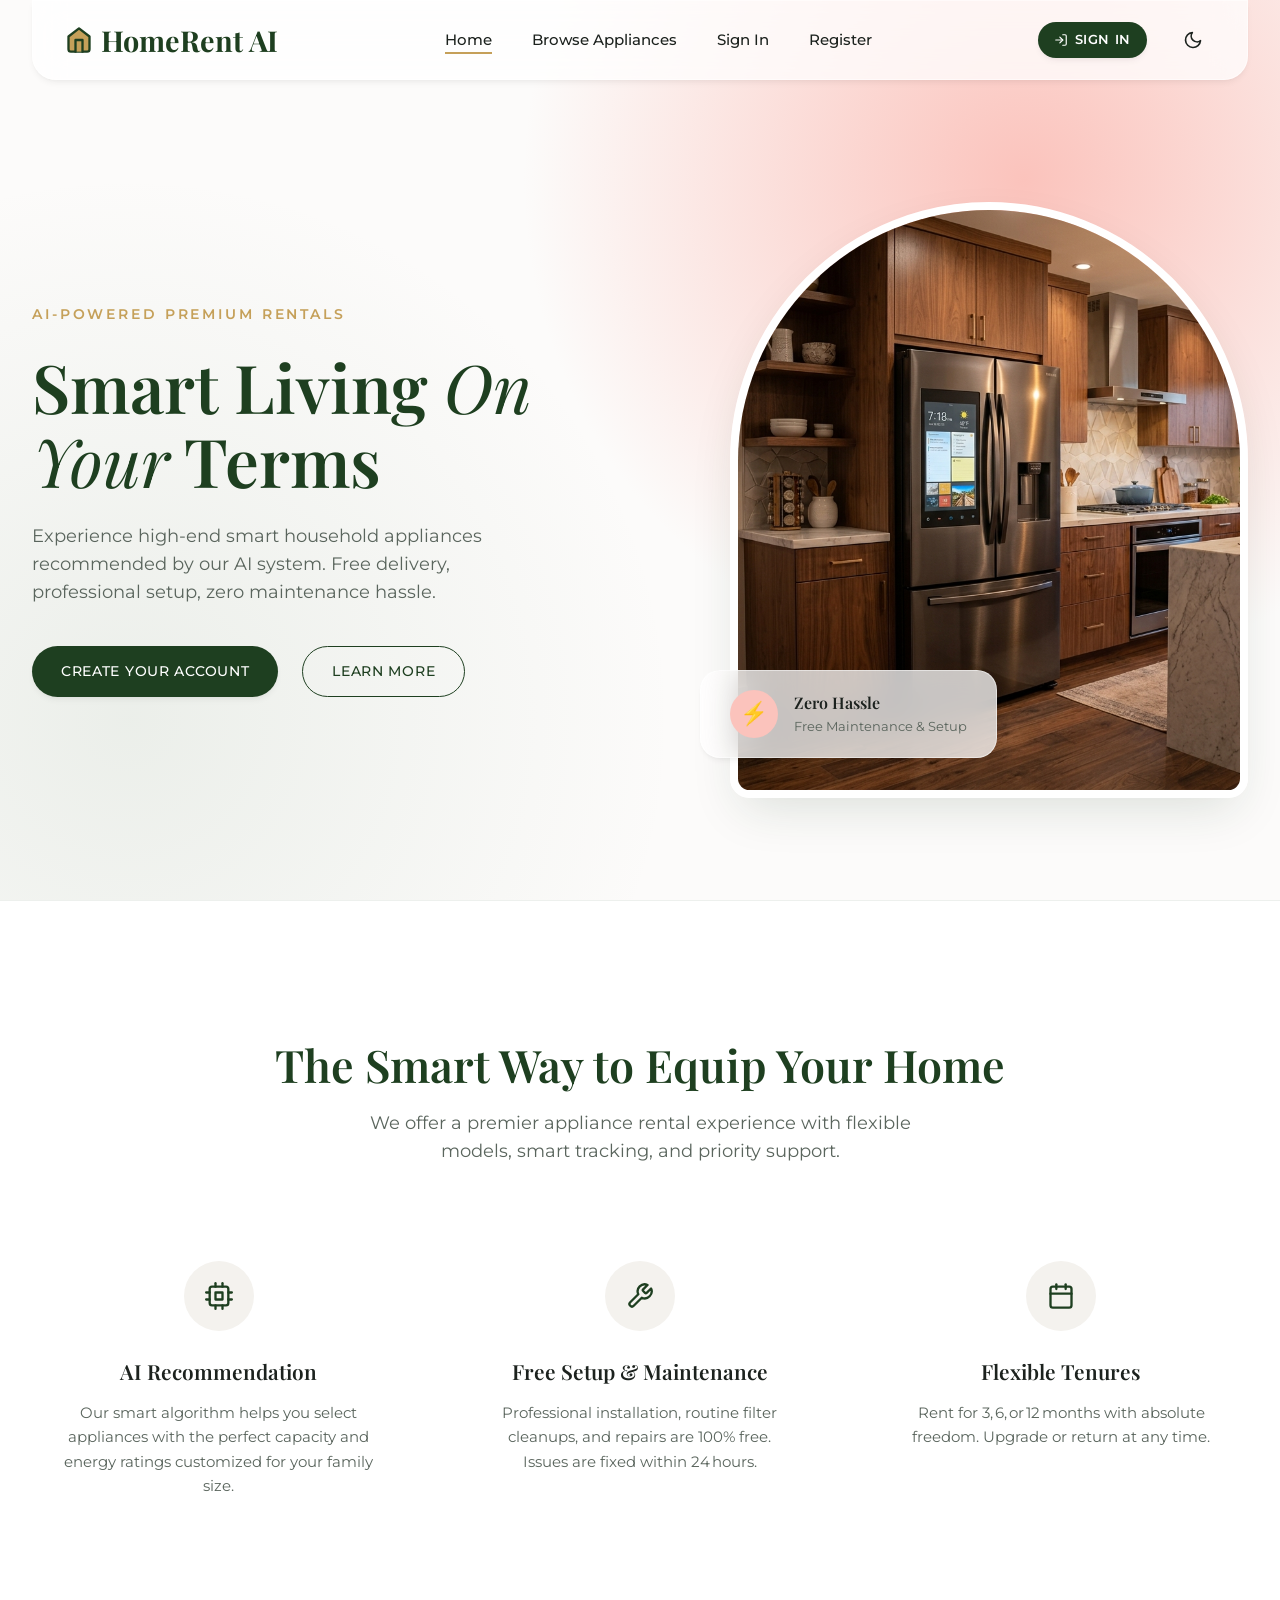
<file: home.html>
<!DOCTYPE html>
<html lang="en">
<head>
  <meta charset="UTF-8">
  <meta name="viewport" content="width=device-width, initial-scale=1.0">
  <title>HomeRent AI | Home</title>
  <link rel="stylesheet" href="styles.css">
</head>
<body>
  <header>
    <div class="container">
      <nav class="nav-wrapper glass-panel">
        <a href="home.html" class="logo" id="nav-logo">
          <svg xmlns="http://www.w3.org/2000/svg" viewBox="0 0 24 24" width="28" height="28" fill="none" stroke="currentColor" stroke-width="2" stroke-linecap="round" stroke-linejoin="round">
            <path d="M3 9l9-7 9 7v11a2 2 0 0 1-2 2H5a2 2 0 0 1-2-2z"/>
            <polyline points="9 22 9 12 15 12 15 22"/>
          </svg>
          HomeRent AI
        </a>
        <ul class="nav-links" id="main-nav-links">
          <li><a href="home.html" class="active" id="nav-link-home">Home</a></li>
          <li><a href="appliances.html" id="nav-link-shop">Browse Appliances</a></li>
          <li><a href="login.html" id="nav-link-login">Sign In</a></li>
          <li><a href="login.html?mode=register" id="nav-link-register">Register</a></li>
        </ul>
        <div class="nav-actions">
          <a href="login.html" id="home-signin-btn" class="btn-primary" style="padding: 0.5rem 1rem; border-radius: 20px; font-size: 0.8rem; font-weight: 600; text-decoration: none; display: inline-flex; align-items: center; gap: 0.4rem;">
            <svg xmlns="http://www.w3.org/2000/svg" viewBox="0 0 24 24" width="14" height="14" fill="none" stroke="currentColor" stroke-width="2" stroke-linecap="round" stroke-linejoin="round">
              <path d="M15 3h4a2 2 0 0 1 2 2v14a2 2 0 0 1-2 2h-4"></path>
              <polyline points="10 17 15 12 10 7"></polyline>
              <line x1="15" y1="12" x2="3" y2="12"></line>
            </svg>
            <span>Sign In</span>
          </a>
          <button id="theme-toggle" class="icon-btn" aria-label="Toggle Theme">
            <svg xmlns="http://www.w3.org/2000/svg" viewBox="0 0 24 24" width="20" height="20" fill="none" stroke="currentColor" stroke-width="2" stroke-linecap="round" stroke-linejoin="round" class="feather feather-sun moon-icon"><path d="M21 12.79A9 9 0 1 1 11.21 3 7 7 0 0 0 21 12.79z"/></svg>
          </button>
        </div>
      </nav>
    </div>
  </header>

  <!-- Hero Section -->
  <section class="hero" id="home">
    <div class="container">
      <div class="hero-grid">
        <div class="hero-content">
          <div class="hero-tagline">AI‑Powered Premium Rentals</div>
          <h1>Smart Living <span>On Your</span> Terms</h1>
          <p class="hero-desc">Experience high‑end smart household appliances recommended by our AI system. Free delivery, professional setup, zero maintenance hassle.</p>
          <div class="hero-buttons">
            <a href="login.html?mode=register" class="btn-primary">Create Your Account</a>
            <a href="#values" class="btn-secondary">Learn More</a>
          </div>
        </div>
        <div class="hero-visual">
          <div class="hero-img-wrapper">
            <img src="assets/images/smart_refrigerator.jpg" alt="Premium Smart Refrigerator" id="hero-img">
          </div>
          <div class="hero-floating-card glass-panel">
            <div class="icon">⚡</div>
            <div class="text">
              <h4>Zero Hassle</h4>
              <p>Free Maintenance &amp; Setup</p>
            </div>
          </div>
        </div>
      </div>
    </div>
  </section>

  <!-- Values Section -->
  <section class="values" id="values">
    <div class="container">
      <div class="section-header">
        <h2>The Smart Way to Equip Your Home</h2>
        <p>We offer a premier appliance rental experience with flexible models, smart tracking, and priority support.</p>
      </div>
      <div class="values-grid">
        <!-- Value 1 -->
        <div class="value-card">
          <div class="value-icon">
            <svg xmlns="http://www.w3.org/2000/svg" width="28" height="28" viewBox="0 0 24 24" fill="none" stroke="currentColor" stroke-width="2" stroke-linecap="round" stroke-linejoin="round">
              <rect x="4" y="4" width="16" height="16" rx="2" ry="2"/>
              <rect x="9" y="9" width="6" height="6"/>
              <line x1="9" y1="1" x2="9" y2="4"/>
              <line x1="15" y1="1" x2="15" y2="4"/>
              <line x1="9" y1="20" x2="9" y2="23"/>
              <line x1="15" y1="20" x2="15" y2="23"/>
              <line x1="20" y1="9" x2="23" y2="9"/>
              <line x1="20" y1="15" x2="23" y2="15"/>
              <line x1="1" y1="9" x2="4" y2="9"/>
              <line x1="1" y1="15" x2="4" y2="15"/>
            </svg>
          </div>
          <h3>AI Recommendation</h3>
          <p>Our smart algorithm helps you select appliances with the perfect capacity and energy ratings customized for your family size.</p>
        </div>
        <!-- Value 2 -->
        <div class="value-card">
          <div class="value-icon">
            <svg xmlns="http://www.w3.org/2000/svg" width="28" height="28" viewBox="0 0 24 24" fill="none" stroke="currentColor" stroke-width="2" stroke-linecap="round" stroke-linejoin="round">
              <path d="M14.7 6.3a1 1 0 0 0 0 1.4l1.6 1.6a1 1 0 0 0 1.4 0l3.77-3.77a6 6 0 0 1-7.94 7.94l-6.91 6.91a2.12 2.12 0 0 1-3-3l6.91-6.91a6 6 0 0 1 7.94-7.94l-3.76 3.76z"/>
            </svg>
          </div>
          <h3>Free Setup &amp; Maintenance</h3>
          <p>Professional installation, routine filter cleanups, and repairs are 100% free. Issues are fixed within 24 hours.</p>
        </div>
        <!-- Value 3 -->
        <div class="value-card">
          <div class="value-icon">
            <svg xmlns="http://www.w3.org/2000/svg" width="28" height="28" viewBox="0 0 24 24" fill="none" stroke="currentColor" stroke-width="2" stroke-linecap="round" stroke-linejoin="round">
              <rect x="3" y="4" width="18" height="18" rx="2" ry="2"/>
              <line x1="16" y1="2" x2="16" y2="6"/>
              <line x1="8" y1="2" x2="8" y2="6"/>
              <line x1="3" y1="10" x2="21" y2="10"/>
            </svg>
          </div>
          <h3>Flexible Tenures</h3>
          <p>Rent for 3, 6, or 12 months with absolute freedom. Upgrade or return at any time.</p>
        </div>
      </div>
    </div>
  </section>

  <script src="app.js"></script>
</body>
</html>
</file>
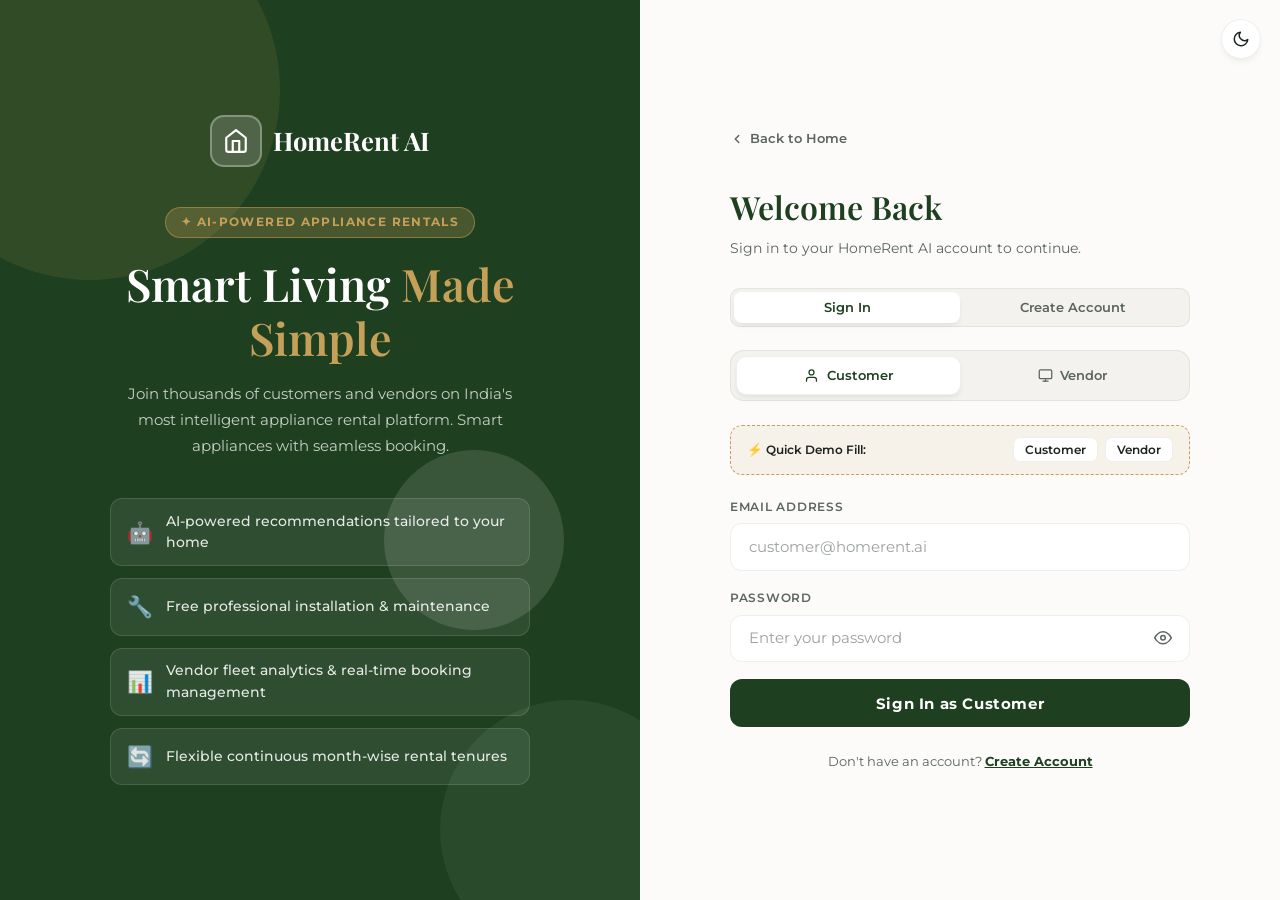
<file: login.html>
<!DOCTYPE html>
<html lang="en">
<head>
  <meta charset="UTF-8">
  <meta name="viewport" content="width=device-width, initial-scale=1.0">
  <title>HomeRent AI | Login &amp; Register</title>
  <link rel="stylesheet" href="styles.css">
  <style>
    .login-page { min-height:100vh; display:grid; grid-template-columns:1fr 1fr; overflow:hidden; }
    .login-brand-panel { background:var(--accent-primary); position:relative; display:flex; flex-direction:column; justify-content:center; align-items:center; padding:3rem; overflow:hidden; color:white; }
    .brand-blob { position:absolute; border-radius:50%; opacity:.12; animation:blobFloat 8s ease-in-out infinite; }
    .brand-blob-1 { width:380px;height:380px;background:var(--accent-gold);top:-100px;left:-100px;animation-delay:0s; }
    .brand-blob-2 { width:260px;height:260px;background:#7fa181;bottom:-60px;right:-60px;animation-delay:3s; }
    .brand-blob-3 { width:180px;height:180px;background:white;top:50%;left:60%;animation-delay:1.5s; }
    @keyframes blobFloat { 0%,100%{transform:translate(0,0) scale(1)} 33%{transform:translate(20px,-20px) scale(1.05)} 66%{transform:translate(-15px,15px) scale(.97)} }
    .brand-content { position:relative;z-index:2;text-align:center;max-width:420px; }
    .brand-logo { display:inline-flex;align-items:center;gap:.7rem;margin-bottom:2.5rem;font-family:'Playfair Display',serif;font-size:1.6rem;font-weight:700;color:white; }
    .brand-logo-icon { width:52px;height:52px;background:rgba(255,255,255,.15);border:2px solid rgba(255,255,255,.3);border-radius:14px;display:flex;align-items:center;justify-content:center; }
    .brand-tagline { display:inline-block;background:rgba(197,160,89,.25);border:1px solid rgba(197,160,89,.5);color:var(--accent-gold);font-size:.72rem;font-weight:700;letter-spacing:.12em;text-transform:uppercase;padding:.35rem .9rem;border-radius:20px;margin-bottom:1.2rem; }
    .brand-content h1 { font-size:2.8rem;color:white;line-height:1.2;margin-bottom:1rem; }
    .brand-content h1 span { color:var(--accent-gold); }
    .brand-content p { font-size:.95rem;color:rgba(255,255,255,.75);line-height:1.7;margin-bottom:2.5rem; }
    .brand-features { display:flex;flex-direction:column;gap:.75rem;text-align:left; }
    .brand-feature-item { display:flex;align-items:center;gap:.8rem;background:rgba(255,255,255,.08);border:1px solid rgba(255,255,255,.12);border-radius:12px;padding:.7rem 1rem;font-size:.85rem;color:rgba(255,255,255,.88);font-weight:500; }
    .login-form-panel { background:var(--bg-primary);display:flex;align-items:center;justify-content:center;padding:2rem;overflow-y:auto; }
    .login-card { width:100%;max-width:460px; }
    .back-link { display:inline-flex;align-items:center;gap:.4rem;font-size:.8rem;font-weight:600;color:var(--text-secondary);margin-bottom:2rem;transition:var(--transition-normal); }
    .back-link:hover { color:var(--accent-primary); }
    .login-card-header { margin-bottom:1.8rem; }
    .login-card-header h2 { font-size:2rem;color:var(--accent-primary);margin-bottom:.3rem; }
    .login-card-header p { font-size:.88rem;color:var(--text-secondary); }
    .role-tabs { display:flex;gap:0;background:var(--bg-tertiary);border-radius:14px;padding:5px;margin-bottom:1.5rem;border:1px solid var(--border-color); }
    .role-tab { flex:1;display:flex;align-items:center;justify-content:center;gap:.45rem;padding:.65rem .8rem;border-radius:10px;border:none;font-family:inherit;font-size:.82rem;font-weight:600;cursor:pointer;transition:all .25s;background:transparent;color:var(--text-secondary); }
    .role-tab.active { background:var(--bg-secondary);color:var(--accent-primary);box-shadow:var(--shadow-sm);border:1px solid var(--border-color); }
    .demo-banner { background:rgba(197,160,89,.1);border:1px dashed var(--accent-gold);border-radius:12px;padding:.7rem 1rem;margin-bottom:1.4rem;display:flex;align-items:center;justify-content:space-between;gap:.5rem; }
    .demo-banner span { font-size:.78rem;font-weight:600;color:var(--text-primary); }
    .demo-btns { display:flex;gap:.4rem; }
    .demo-btn { background:var(--bg-secondary);border:1px solid var(--border-color);color:var(--text-primary);padding:.3rem .7rem;border-radius:7px;font-size:.72rem;font-weight:600;cursor:pointer;transition:all .2s; }
    .demo-btn:hover { background:var(--accent-primary);color:white;border-color:var(--accent-primary); }
    .mode-switcher { display:flex;background:var(--bg-tertiary);border-radius:10px;padding:3px;margin-bottom:1.4rem;border:1px solid var(--border-color); }
    .mode-btn { flex:1;text-align:center;padding:.5rem;font-size:.8rem;font-weight:600;cursor:pointer;border-radius:8px;border:none;background:transparent;color:var(--text-secondary);transition:all .2s;font-family:inherit; }
    .mode-btn.active { background:var(--bg-secondary);color:var(--accent-primary);box-shadow:var(--shadow-sm); }
    .auth-form { display:flex;flex-direction:column;gap:1.1rem; }
    .form-field { display:flex;flex-direction:column;gap:.4rem; }
    .form-field label { font-size:.78rem;font-weight:600;text-transform:uppercase;letter-spacing:.06em;color:var(--text-secondary); }
    .form-field input { width:100%;padding:.85rem 1.1rem;border-radius:12px;border:1.5px solid var(--border-color);background:var(--bg-secondary);color:var(--text-primary);font-size:.92rem;font-family:inherit;transition:all .25s; }
    .form-field input:focus { outline:none;border-color:var(--accent-secondary);box-shadow:0 0 0 3px rgba(140,168,141,.15); }
    .form-field input::placeholder { color:var(--text-secondary);opacity:.6; }
    .pw-wrapper { position:relative; }
    .pw-wrapper input { padding-right:3rem; }
    .pw-eye { position:absolute;right:.9rem;top:50%;transform:translateY(-50%);cursor:pointer;color:var(--text-secondary);background:none;border:none;display:flex;padding:.2rem; }
    .pw-eye:hover { color:var(--accent-primary); }
    .error-msg { background:rgba(231,76,60,.1);border:1px solid rgba(231,76,60,.4);color:#c0392b;padding:.6rem .9rem;border-radius:10px;font-size:.8rem;display:none;text-align:center; }
    .submit-btn { width:100%;padding:.9rem;background:var(--accent-primary);color:white;border:none;border-radius:12px;font-family:inherit;font-size:.95rem;font-weight:700;cursor:pointer;letter-spacing:.04em;transition:all .3s;position:relative;overflow:hidden; }
    .submit-btn::before { content:'';position:absolute;top:0;left:-100%;width:100%;height:100%;background:linear-gradient(90deg,transparent,rgba(255,255,255,.2),transparent);transition:.5s; }
    .submit-btn:hover::before { left:100%; }
    .submit-btn:hover { background:var(--accent-gold);color:#1c221e;transform:translateY(-1px);box-shadow:var(--shadow-md); }
    .auth-footer-text { text-align:center;font-size:.82rem;color:var(--text-secondary);margin-top:.4rem; }
    .auth-footer-text a { color:var(--accent-primary);font-weight:700;text-decoration:underline;cursor:pointer; }
    .auth-footer-text a:hover { color:var(--accent-gold); }
    .success-screen { display:none;flex-direction:column;align-items:center;text-align:center;gap:1rem;padding:2rem 0; }
    .success-screen.visible { display:flex; }
    .success-checkmark { width:72px;height:72px;background:rgba(30,63,32,.1);border:3px solid var(--accent-primary);border-radius:50%;display:flex;align-items:center;justify-content:center;font-size:2rem;color:var(--accent-primary);animation:popIn .5s cubic-bezier(.16,1,.3,1); }
    @keyframes popIn { 0%{transform:scale(0);opacity:0} 100%{transform:scale(1);opacity:1} }
    .success-screen h3 { font-size:1.5rem;color:var(--accent-primary); }
    .success-screen p { font-size:.88rem;color:var(--text-secondary); }
    .redirect-bar { width:100%;height:4px;background:var(--bg-tertiary);border-radius:2px;overflow:hidden;margin-top:.5rem; }
    .redirect-progress { height:100%;background:linear-gradient(90deg,var(--accent-primary),var(--accent-gold));border-radius:2px;width:0%;transition:width 2.5s linear; }
    .theme-toggle-login { position:fixed;top:1.2rem;right:1.2rem;width:40px;height:40px;border-radius:50%;background:var(--bg-secondary);border:1px solid var(--border-color);box-shadow:var(--shadow-sm);display:flex;align-items:center;justify-content:center;cursor:pointer;color:var(--text-primary);z-index:100;transition:all .3s; }
    .theme-toggle-login:hover { background:var(--accent-primary);color:white; }
    @media(max-width:860px) { .login-page{grid-template-columns:1fr} .login-brand-panel{display:none} }
  </style>
</head>
<body>
  <button class="theme-toggle-login" id="theme-toggle" title="Toggle Dark Mode" aria-label="Toggle Theme">
    <svg xmlns="http://www.w3.org/2000/svg" viewBox="0 0 24 24" width="18" height="18" fill="none" stroke="currentColor" stroke-width="2" stroke-linecap="round" stroke-linejoin="round"><path d="M21 12.79A9 9 0 1 1 11.21 3 7 7 0 0 0 21 12.79z"/></svg>
  </button>

  <div class="login-page">
    <div class="login-brand-panel">
      <div class="brand-blob brand-blob-1"></div>
      <div class="brand-blob brand-blob-2"></div>
      <div class="brand-blob brand-blob-3"></div>
      <div class="brand-content">
        <div class="brand-logo">
          <div class="brand-logo-icon">
            <svg xmlns="http://www.w3.org/2000/svg" viewBox="0 0 24 24" width="26" height="26" fill="none" stroke="white" stroke-width="2" stroke-linecap="round" stroke-linejoin="round"><path d="M3 9l9-7 9 7v11a2 2 0 0 1-2 2H5a2 2 0 0 1-2-2z"/><polyline points="9 22 9 12 15 12 15 22"/></svg>
          </div>
          HomeRent AI
        </div>
        <div class="brand-tagline">&#10022; AI-Powered Appliance Rentals</div>
        <h1>Smart Living <span>Made Simple</span></h1>
        <p>Join thousands of customers and vendors on India's most intelligent appliance rental platform. Smart appliances with seamless booking.</p>
        <div class="brand-features">
          <div class="brand-feature-item"><span style="font-size:1.3rem">&#129302;</span><span>AI-powered recommendations tailored to your home</span></div>
          <div class="brand-feature-item"><span style="font-size:1.3rem">&#128295;</span><span>Free professional installation &amp; maintenance</span></div>
          <div class="brand-feature-item"><span style="font-size:1.3rem">&#128202;</span><span>Vendor fleet analytics &amp; real-time booking management</span></div>
          <div class="brand-feature-item"><span style="font-size:1.3rem">&#128260;</span><span>Flexible continuous month-wise rental tenures</span></div>
        </div>
      </div>
    </div>

    <div class="login-form-panel">
      <div class="login-card">
        <a href="index.html" class="back-link">
          <svg xmlns="http://www.w3.org/2000/svg" width="14" height="14" viewBox="0 0 24 24" fill="none" stroke="currentColor" stroke-width="2.5" stroke-linecap="round" stroke-linejoin="round"><polyline points="15 18 9 12 15 6"/></svg>
          Back to Home
        </a>

        <div class="login-card-header">
          <h2 id="card-title">Welcome Back</h2>
          <p id="card-subtitle">Sign in to your HomeRent AI account to continue.</p>
        </div>

        <div class="mode-switcher">
          <button class="mode-btn active" id="btn-login" onclick="switchMode('login')">Sign In</button>
          <button class="mode-btn" id="btn-register" onclick="switchMode('register')">Create Account</button>
        </div>

        <div class="role-tabs">
          <button class="role-tab active" id="tab-customer" data-role="customer" onclick="selectRole('customer')">
            <svg xmlns="http://www.w3.org/2000/svg" width="15" height="15" viewBox="0 0 24 24" fill="none" stroke="currentColor" stroke-width="2" stroke-linecap="round" stroke-linejoin="round"><path d="M20 21v-2a4 4 0 0 0-4-4H8a4 4 0 0 0-4 4v2"/><circle cx="12" cy="7" r="4"/></svg>
            Customer
          </button>
          <button class="role-tab" id="tab-vendor" data-role="vendor" onclick="selectRole('vendor')">
            <svg xmlns="http://www.w3.org/2000/svg" width="15" height="15" viewBox="0 0 24 24" fill="none" stroke="currentColor" stroke-width="2" stroke-linecap="round" stroke-linejoin="round"><rect x="2" y="3" width="20" height="14" rx="2" ry="2"/><line x1="8" y1="21" x2="16" y2="21"/><line x1="12" y1="17" x2="12" y2="21"/></svg>
            Vendor
          </button>
        </div>

        <div class="demo-banner">
          <span>&#9889; Quick Demo Fill:</span>
          <div class="demo-btns">
            <button class="demo-btn" onclick="fillDemo('customer')">Customer</button>
            <button class="demo-btn" onclick="fillDemo('vendor')">Vendor</button>
          </div>
        </div>

        <form class="auth-form" id="auth-form" onsubmit="handleSubmit(event)">
          <input type="hidden" id="auth-role" value="customer">
          <input type="hidden" id="auth-mode" value="login">

          <div class="form-field" id="field-name" style="display:none;">
            <label for="inp-name">Full Name / Store Name</label>
            <input type="text" id="inp-name" placeholder="Aarav Sharma">
          </div>
          <div class="form-field">
            <label for="inp-email">Email Address</label>
            <input type="email" id="inp-email" required placeholder="customer@homerent.ai">
          </div>
          <div class="form-field">
            <label for="inp-password">Password</label>
            <div class="pw-wrapper">
              <input type="password" id="inp-password" required placeholder="Enter your password" minlength="6">
              <button type="button" class="pw-eye" onclick="togglePassword()" title="Show/Hide Password">
                <svg id="eye-icon" xmlns="http://www.w3.org/2000/svg" width="18" height="18" viewBox="0 0 24 24" fill="none" stroke="currentColor" stroke-width="2" stroke-linecap="round" stroke-linejoin="round"><path d="M1 12s4-8 11-8 11 8 11 8-4 8-11 8-11-8-11-8z"/><circle cx="12" cy="12" r="3"/></svg>
              </button>
            </div>
          </div>
          <div class="form-field" id="field-confirm" style="display:none;">
            <label for="inp-confirm">Confirm Password</label>
            <div class="pw-wrapper">
              <input type="password" id="inp-confirm" placeholder="Re-enter your password">
            </div>
          </div>

          <div class="error-msg" id="error-msg"></div>

          <button type="submit" class="submit-btn" id="submit-btn">Sign In as Customer</button>
          <div class="auth-footer-text">
            <span id="footer-text">Don't have an account?</span>
            <a onclick="switchMode(currentMode==='login'?'register':'login')" id="footer-link">Create Account</a>
          </div>
        </form>

        <div class="success-screen" id="success-screen">
          <div class="success-checkmark">&#10003;</div>
          <h3 id="success-title">Welcome back!</h3>
          <p id="success-desc">You are signed in. Redirecting to HomeRent AI...</p>
          <div class="redirect-bar"><div class="redirect-progress" id="redirect-bar"></div></div>
        </div>
      </div>
    </div>
  </div>

  <script>
    const DEFAULT_USERS = [
      {email:"customer@homerent.ai",password:"customer123",name:"Aarav Sharma",role:"customer"},
      {email:"vendor@homerent.ai",password:"vendor123",name:"SmartRent Vendor",role:"vendor"}
    ];
    let currentMode = "login";
    let currentRole = "customer";

    function getUsers() {
      const s = localStorage.getItem("registeredUsers");
      return s ? JSON.parse(s) : [...DEFAULT_USERS];
    }
    function saveUsers(u) { localStorage.setItem("registeredUsers", JSON.stringify(u)); }
    function capitalize(s) { return s.charAt(0).toUpperCase()+s.slice(1); }
    function showError(m) { const e=document.getElementById("error-msg"); e.textContent=m; e.style.display="block"; }
    function hideError() { document.getElementById("error-msg").style.display="none"; }

    function switchMode(mode) {
      currentMode = mode;
      document.getElementById("auth-mode").value = mode;
      const login = mode==="login";
      document.getElementById("btn-login").classList.toggle("active", login);
      document.getElementById("btn-register").classList.toggle("active", !login);
      document.getElementById("field-name").style.display    = login ? "none" : "flex";
      document.getElementById("field-confirm").style.display = login ? "none" : "flex";
      document.getElementById("inp-name").required    = !login;
      document.getElementById("inp-confirm").required = !login;
      document.getElementById("card-title").textContent   = login ? "Welcome Back" : "Create Account";
      document.getElementById("card-subtitle").textContent = login
        ? "Sign in to your HomeRent AI account to continue."
        : "Register a new HomeRent AI account as "+capitalize(currentRole)+".";
      document.getElementById("footer-text").textContent = login ? "Don't have an account?" : "Already have an account?";
      document.getElementById("footer-link").textContent  = login ? "Create Account" : "Sign In";
      updateBtn(); hideError();
    }

    function selectRole(role) {
      currentRole = role;
      document.getElementById("auth-role").value = role;
      document.querySelectorAll(".role-tab").forEach(t => t.classList.toggle("active", t.getAttribute("data-role")===role));
      document.getElementById("inp-email").placeholder = role==="vendor" ? "vendor@homerent.ai" : "customer@homerent.ai";
      if (currentMode==="register")
        document.getElementById("card-subtitle").textContent = "Register a new HomeRent AI account as "+capitalize(role)+".";
      updateBtn(); hideError();
    }

    function updateBtn() {
      document.getElementById("submit-btn").textContent =
        (currentMode==="login" ? "Sign In" : "Create Account") + " as " + capitalize(currentRole);
    }

    function fillDemo(role) {
      selectRole(role); switchMode("login");
      document.getElementById("inp-email").value    = role==="vendor" ? "vendor@homerent.ai" : "customer@homerent.ai";
      document.getElementById("inp-password").value = role==="vendor" ? "vendor123" : "customer123";
      hideError();
    }

    function togglePassword() {
      const pw = document.getElementById("inp-password");
      const hidden = pw.type==="password";
      pw.type = hidden ? "text" : "password";
      document.getElementById("eye-icon").innerHTML = hidden
        ? '<path d="M17.94 17.94A10.07 10.07 0 0 1 12 20c-7 0-11-8-11-8a18.45 18.45 0 0 1 5.06-5.94"/><path d="M9.9 4.24A9.12 9.12 0 0 1 12 4c7 0 11 8 11 8a18.5 18.5 0 0 1-2.16 3.19"/><line x1="1" y1="1" x2="23" y2="23"/>'
        : '<path d="M1 12s4-8 11-8 11 8 11 8-4 8-11 8-11-8-11-8z"/><circle cx="12" cy="12" r="3"/>';
    }

    async function handleSubmit(e) {
      e.preventDefault(); hideError();
      const email = document.getElementById("inp-email").value.trim().toLowerCase();
      const pw    = document.getElementById("inp-password").value;
      const role  = document.getElementById("auth-role").value;
      const mode  = document.getElementById("auth-mode").value;

      if (mode==="login") {
        try {
          const res = await fetch('/api/users', {
            method: 'POST',
            headers: { 'Content-Type': 'application/json' },
            body: JSON.stringify({ action: 'login', email, password: pw, role })
          });
          if (!res.ok) {
            const errData = await res.json().catch(() => ({}));
            showError(errData.error || "Invalid email, password, or role. Please try again.");
            return;
          }
          const user = await res.json();
          doLogin(user);
        } catch(err) {
          // Fallback to demo accounts if server unreachable
          const DEMO = [{email:"customer@homerent.ai",password:"customer123",name:"Aarav Sharma",role:"customer"},{email:"vendor@homerent.ai",password:"vendor123",name:"SmartRent Vendor",role:"vendor"}];
          const user = DEMO.find(u => u.email===email && u.password===pw && u.role===role);
          if (!user) { showError("Invalid email, password, or role. Please try again."); return; }
          doLogin(user);
        }
      } else {
        const name    = document.getElementById("inp-name").value.trim();
        const confirm = document.getElementById("inp-confirm").value;
        if (!name)          { showError("Please enter your full name."); return; }
        if (pw.length < 6)  { showError("Password must be at least 6 characters."); return; }
        if (pw !== confirm)  { showError("Passwords do not match."); return; }
        try {
          const res = await fetch('/api/users', {
            method: 'POST',
            headers: { 'Content-Type': 'application/json' },
            body: JSON.stringify({ action: 'register', name, email, password: pw, role })
          });
          if (!res.ok) {
            const errData = await res.json().catch(() => ({}));
            showError(errData.error || "Registration failed. Please try again.");
            return;
          }
          const newUser = await res.json();
          doLogin(newUser);
        } catch(err) {
          showError("Could not connect to server. Please try again.");
        }
      }
    }

    function doLogin(user) {
      localStorage.setItem("currentUser", JSON.stringify(user));
      document.getElementById("auth-form").style.display = "none";
      document.querySelector(".mode-switcher").style.display = "none";
      document.querySelector(".role-tabs").style.display = "none";
      document.querySelector(".demo-banner").style.display = "none";
      const ss = document.getElementById("success-screen");
      ss.classList.add("visible");
      document.getElementById("success-title").textContent = "Welcome, "+user.name.split(" ")[0]+"! \uD83D\uDC4B";
      document.getElementById("success-desc").textContent  = user.role==="vendor"
        ? "Vendor login successful. Redirecting to Vendor Console..."
        : "Customer login successful. Requesting location for nearby distance...";
      setTimeout(() => { document.getElementById("redirect-bar").style.width="100%"; }, 50);

      const finishRedirect = () => {
        const target = user.role === "vendor" ? "appliances.html?view=vendor" : "appliances.html";
        window.location.href = target;
      };

      // Request location permission ONLY for Customer login; Vendors never prompted
      if (user.role === "customer" && navigator.geolocation) {
        let finished = false;
        const fallbackTimer = setTimeout(() => {
          if (!finished) {
            finished = true;
            finishRedirect();
          }
        }, 2800);

        navigator.geolocation.getCurrentPosition(
          (pos) => {
            if (finished) return;
            finished = true;
            clearTimeout(fallbackTimer);
            const lat = Number(pos.coords.latitude.toFixed(6));
            const lng = Number(pos.coords.longitude.toFixed(6));
            user.location = { latitude: lat, longitude: lng };
            user.locationDenied = false;
            localStorage.setItem("currentUser", JSON.stringify(user));

            fetch('/api/users/location', {
              method: 'POST',
              headers: { 'Content-Type': 'application/json' },
              body: JSON.stringify({ email: user.email, latitude: lat, longitude: lng })
            }).catch(console.error).finally(() => {
              finishRedirect();
            });
          },
          (err) => {
            if (finished) return;
            finished = true;
            clearTimeout(fallbackTimer);
            console.warn("Location permission denied or unavailable:", err.message);
            user.location = null;
            user.locationDenied = true;
            localStorage.setItem("currentUser", JSON.stringify(user));
            finishRedirect();
          },
          { timeout: 2500, maximumAge: 600000, enableHighAccuracy: true }
        );
      } else {
        // Vendor or geolocation unsupported: direct redirect
        setTimeout(finishRedirect, 800);
      }
    }

    // Theme
    (function(){ const t=localStorage.getItem("theme")||"light"; document.documentElement.setAttribute("data-theme",t); })();
    document.getElementById("theme-toggle").addEventListener("click", function() {
      const c=document.documentElement.getAttribute("data-theme");
      const n=c==="dark"?"light":"dark";
      document.documentElement.setAttribute("data-theme",n);
      localStorage.setItem("theme",n);
    });

    (function(){
      const params = new URLSearchParams(window.location.search);
      const requestedMode = params.get("mode");
      if (requestedMode === "register") switchMode("register");
      const requestedRole = params.get("role");
      if (requestedRole === "vendor") selectRole("vendor");
    })();

    // Show existing session banner without hiding the login form
    (function(){
      const s = localStorage.getItem("currentUser");
      if(!s) return;
      let user;
      try { user = JSON.parse(s); } catch(e) { return; }
      if (!user) return;

      const header = document.querySelector(".login-card-header");
      if (header) {
        const banner = document.createElement("div");
        banner.style.cssText = "background: rgba(30,63,32,0.08); border: 1px solid var(--border-color); border-radius: 10px; padding: 0.6rem 0.9rem; margin-bottom: 1rem; font-size: 0.82rem; display: flex; justify-content: space-between; align-items: center;";
        const target = user.role === "vendor" ? "appliances.html?view=vendor" : "appliances.html";
        banner.innerHTML = `
          <span>Signed in as <strong>${user.name}</strong> (${capitalize(user.role)})</span>
          <div style="display:flex; gap:0.6rem; align-items:center;">
            <a href="${target}" style="color:var(--accent-primary); font-weight:700; text-decoration:underline;">Continue &rarr;</a>
            <button type="button" onclick="localStorage.removeItem('currentUser'); window.location.reload();" style="background:none; border:none; color:var(--text-secondary); cursor:pointer; text-decoration:underline; font-size:0.8rem; font-family:inherit;">Sign Out</button>
          </div>
        `;
        header.parentNode.insertBefore(banner, header.nextSibling);
      }
    })();
  </script>
</body>
</html>
</file>
<file: styles.css>
@import url('https://fonts.googleapis.com/css2?family=Montserrat:wght@300;400;500;600;700&family=Playfair+Display:ital,wght@0,400;0,600;0,700;1,400&display=swap');

/* --- CUSTOM VARIABLES & THEMES --- */
:root {
  /* Colors - Light Mode */
  --bg-primary: #fcfbfa;
  --bg-secondary: #ffffff;
  --bg-tertiary: #f4f2ee;
  --text-primary: #1c221e;
  --text-secondary: #5a655d;
  --accent-primary: #1e3f20; /* Deep Forest Green */
  --accent-secondary: #7fa181; /* Sage Green */
  --accent-gold: #c5a059; /* Muted Champagne Gold */
  --accent-blush: #fbc3bc;
  --border-color: rgba(30, 63, 32, 0.08);
  --shadow-sm: 0 4px 6px -1px rgba(0, 0, 0, 0.05), 0 2px 4px -1px rgba(0, 0, 0, 0.03);
  --shadow-md: 0 10px 25px -5px rgba(30, 63, 32, 0.08), 0 8px 10px -6px rgba(30, 63, 32, 0.05);
  --shadow-lg: 0 20px 50px -12px rgba(30, 63, 32, 0.15);
  --glass-bg: rgba(255, 255, 255, 0.75);
  --glass-border: rgba(255, 255, 255, 0.5);
  --transition-normal: all 0.4s cubic-bezier(0.16, 1, 0.3, 1);
  --transition-slow: all 0.6s cubic-bezier(0.16, 1, 0.3, 1);
}

[data-theme="dark"] {
  /* Colors - Dark Mode */
  --bg-primary: #0f1310;
  --bg-secondary: #161c18;
  --bg-tertiary: #1f2722;
  --text-primary: #f5f7f5;
  --text-secondary: #9cb0a0;
  --accent-primary: #8ca88d;
  --accent-secondary: #1e3f20;
  --accent-gold: #e5c17d;
  --accent-blush: #fda096;
  --border-color: rgba(255, 255, 255, 0.08);
  --shadow-sm: 0 4px 6px -1px rgba(0, 0, 0, 0.3);
  --shadow-md: 0 10px 25px -5px rgba(0, 0, 0, 0.4);
  --shadow-lg: 0 20px 50px -12px rgba(0, 0, 0, 0.6);
  --glass-bg: rgba(22, 28, 24, 0.75);
  --glass-border: rgba(255, 255, 255, 0.08);
}

/* --- BASICS & RESET --- */
* {
  box-sizing: border-box;
  margin: 0;
  padding: 0;
  scroll-behavior: smooth;
}

body {
  font-family: 'Montserrat', sans-serif;
  background-color: var(--bg-primary);
  color: var(--text-primary);
  line-height: 1.6;
  transition: background-color 0.5s ease, color 0.5s ease;
  overflow-x: hidden;
}

h1, h2, h3, h4, .font-serif {
  font-family: 'Playfair Display', serif;
  font-weight: 600;
}

a {
  text-decoration: none;
  color: inherit;
  transition: var(--transition-normal);
}

button, input, select, textarea {
  font-family: inherit;
  outline: none;
  border: none;
}

button {
  cursor: pointer;
  background: none;
}

img {
  max-width: 100%;
  height: auto;
  display: block;
}

/* --- SCROLLBAR --- */
::-webkit-scrollbar {
  width: 8px;
}
::-webkit-scrollbar-track {
  background: var(--bg-primary);
}
::-webkit-scrollbar-thumb {
  background: var(--accent-secondary);
  border-radius: 4px;
}
::-webkit-scrollbar-thumb:hover {
  background: var(--accent-gold);
}

/* --- REUSABLE UTILITIES & COMPONENTS --- */
.container {
  max-width: 1280px;
  margin: 0 auto;
  padding: 0 2rem;
}

.glass-panel {
  background: var(--glass-bg);
  backdrop-filter: blur(16px);
  -webkit-backdrop-filter: blur(16px);
  border: 1px solid var(--glass-border);
  box-shadow: var(--shadow-sm);
}

.btn-primary {
  background: var(--accent-primary);
  color: var(--bg-secondary);
  padding: 0.8rem 1.8rem;
  border-radius: 50px;
  font-weight: 500;
  font-size: 0.9rem;
  letter-spacing: 0.05em;
  text-transform: uppercase;
  display: inline-flex;
  align-items: center;
  gap: 0.5rem;
  box-shadow: var(--shadow-sm);
  transition: var(--transition-normal);
  position: relative;
  overflow: hidden;
}

.btn-primary::before {
  content: '';
  position: absolute;
  top: 0;
  left: -100%;
  width: 100%;
  height: 100%;
  background: linear-gradient(
    90deg,
    transparent,
    rgba(255, 255, 255, 0.2),
    transparent
  );
  transition: 0.5s;
}

.btn-primary:hover::before {
  left: 100%;
}

.btn-primary:hover {
  transform: translateY(-2px);
  box-shadow: var(--shadow-md);
  background: var(--accent-gold);
  color: #1c221e;
}

.btn-secondary {
  border: 1px solid var(--accent-primary);
  color: var(--accent-primary);
  padding: 0.8rem 1.8rem;
  border-radius: 50px;
  font-weight: 500;
  font-size: 0.9rem;
  letter-spacing: 0.05em;
  text-transform: uppercase;
  display: inline-flex;
  align-items: center;
  gap: 0.5rem;
  transition: var(--transition-normal);
}

.btn-secondary:hover {
  background: var(--accent-primary);
  color: var(--bg-secondary);
  transform: translateY(-2px);
}

/* Section Title Styling */
.section-header {
  text-align: center;
  margin-bottom: 3.5rem;
}

.section-header h2 {
  font-size: 2.8rem;
  color: var(--accent-primary);
  margin-bottom: 0.5rem;
}

.section-header p {
  color: var(--text-secondary);
  font-size: 1.1rem;
  max-width: 600px;
  margin: 0 auto;
}

/* --- HEADER & NAVIGATION --- */
header {
  position: fixed;
  top: 0;
  left: 0;
  width: 100%;
  z-index: 100;
  transition: var(--transition-normal);
}

header.scrolled {
  padding: 0.5rem 0;
  box-shadow: var(--shadow-md);
}

.nav-wrapper {
  display: flex;
  justify-content: space-between;
  align-items: center;
  height: 80px;
  padding: 0 2rem;
  border-radius: 0 0 24px 24px;
}

.logo {
  font-family: 'Playfair Display', serif;
  font-size: 1.8rem;
  font-weight: 700;
  color: var(--accent-primary);
  display: flex;
  align-items: center;
  gap: 0.5rem;
}

.logo svg {
  fill: var(--accent-gold);
}

.nav-links {
  display: flex;
  gap: 2.5rem;
  list-style: none;
}

.nav-links a {
  font-weight: 500;
  font-size: 0.95rem;
  position: relative;
}

.nav-links a::after {
  content: '';
  position: absolute;
  bottom: -5px;
  left: 0;
  width: 0;
  height: 2px;
  background-color: var(--accent-gold);
  transition: var(--transition-normal);
}

.nav-links a:hover::after,
.nav-links a.active::after {
  width: 100%;
}

.nav-actions {
  display: flex;
  align-items: center;
  gap: 1.5rem;
}

.icon-btn {
  font-size: 1.4rem;
  color: var(--text-primary);
  position: relative;
  display: flex;
  align-items: center;
  justify-content: center;
  width: 44px;
  height: 44px;
  border-radius: 50%;
  transition: var(--transition-normal);
}

.icon-btn:hover {
  background: var(--bg-tertiary);
  color: var(--accent-gold);
  transform: scale(1.05);
}

.badge {
  position: absolute;
  top: 4px;
  right: 4px;
  background: var(--accent-gold);
  color: #1c221e;
  font-size: 0.7rem;
  font-weight: 700;
  width: 18px;
  height: 18px;
  border-radius: 50%;
  display: flex;
  align-items: center;
  justify-content: center;
  transition: transform 0.3s cubic-bezier(0.175, 0.885, 0.32, 1.275);
}

.badge.bounce {
  transform: scale(1.3);
}

/* --- HERO SECTION --- */
.hero {
  position: relative;
  min-height: 100vh;
  display: flex;
  align-items: center;
  padding-top: 100px;
  overflow: hidden;
  background: radial-gradient(circle at 80% 20%, var(--accent-blush) 0%, transparent 40%),
              radial-gradient(circle at 10% 80%, rgba(140, 168, 141, 0.15) 0%, transparent 40%);
}

.hero-grid {
  display: grid;
  grid-template-columns: 1.1fr 0.9fr;
  gap: 4rem;
  align-items: center;
}

.hero-content {
  opacity: 0;
  transform: translateY(30px);
  animation: fadeInUp 1s forwards 0.3s;
}

.hero-tagline {
  font-size: 0.9rem;
  text-transform: uppercase;
  letter-spacing: 0.2em;
  color: var(--accent-gold);
  font-weight: 600;
  margin-bottom: 1.5rem;
}

.hero h1 {
  font-size: 4.2rem;
  line-height: 1.1;
  color: var(--accent-primary);
  margin-bottom: 1.5rem;
}

.hero h1 span {
  font-style: italic;
  font-weight: 400;
}

.hero-desc {
  font-size: 1.1rem;
  color: var(--text-secondary);
  margin-bottom: 2.5rem;
  max-width: 520px;
}

.hero-buttons {
  display: flex;
  gap: 1.5rem;
}

.hero-visual {
  position: relative;
  opacity: 0;
  transform: scale(0.9);
  animation: scaleIn 1.2s forwards 0.5s;
}

.hero-img-wrapper {
  position: relative;
  border-radius: 400px 400px 30px 30px;
  overflow: hidden;
  box-shadow: var(--shadow-lg);
  border: 8px solid var(--bg-secondary);
}

.hero-img-wrapper img {
  width: 100%;
  height: 580px;
  object-fit: cover;
  transition: transform 8s ease;
}

.hero-img-wrapper:hover img {
  transform: scale(1.08);
}

.hero-floating-card {
  position: absolute;
  bottom: 40px;
  left: -30px;
  padding: 1.2rem 1.8rem;
  border-radius: 20px;
  display: flex;
  align-items: center;
  gap: 1rem;
  animation: floating 4s ease-in-out infinite;
}

.hero-floating-card .icon {
  background: var(--accent-blush);
  width: 48px;
  height: 48px;
  border-radius: 50%;
  display: flex;
  align-items: center;
  justify-content: center;
  font-size: 1.4rem;
  color: var(--accent-primary);
}

.hero-floating-card .text h4 {
  font-size: 1rem;
  margin-bottom: 0.1rem;
}

.hero-floating-card .text p {
  font-size: 0.8rem;
  color: var(--text-secondary);
}

/* --- VALUE PROPOSITIONS --- */
.values {
  padding: 8rem 0;
  background-color: var(--bg-secondary);
  border-top: 1px solid var(--border-color);
  border-bottom: 1px solid var(--border-color);
}

.values-grid {
  display: grid;
  grid-template-columns: repeat(auto-fit, minmax(280px, 1fr));
  gap: 3rem;
}

.value-card {
  text-align: center;
  padding: 2.5rem 2rem;
  border-radius: 24px;
  transition: var(--transition-normal);
}

.value-card:hover {
  transform: translateY(-8px);
  background: var(--bg-primary);
  box-shadow: var(--shadow-md);
}

.value-icon {
  width: 70px;
  height: 70px;
  border-radius: 50%;
  background: var(--bg-tertiary);
  color: var(--accent-primary);
  display: flex;
  align-items: center;
  justify-content: center;
  font-size: 1.8rem;
  margin: 0 auto 1.5rem;
  transition: var(--transition-normal);
}

.value-card:hover .value-icon {
  background: var(--accent-gold);
  color: #1c221e;
  transform: rotateY(180deg);
}

.value-card h3 {
  font-size: 1.3rem;
  margin-bottom: 0.8rem;
}

.value-card p {
  color: var(--text-secondary);
  font-size: 0.95rem;
}

/* --- BOQUET CATALOG SECTION --- */
.catalog {
  padding: 8rem 0;
}

/* Filters & Sorting */
.catalog-controls {
  display: flex;
  justify-content: space-between;
  align-items: center;
  margin-bottom: 3.5rem;
  flex-wrap: wrap;
  gap: 1.5rem;
}

.filter-tabs {
  display: flex;
  gap: 0.8rem;
  overflow-x: auto;
  padding-bottom: 5px;
}

.filter-tab {
  padding: 0.6rem 1.4rem;
  border-radius: 30px;
  font-size: 0.9rem;
  font-weight: 500;
  border: 1px solid var(--border-color);
  background: var(--bg-secondary);
  color: var(--text-secondary);
  white-space: nowrap;
  transition: var(--transition-normal);
}

.filter-tab:hover {
  border-color: var(--accent-secondary);
  color: var(--text-primary);
}

.filter-tab.active {
  background: var(--accent-primary);
  color: var(--bg-secondary);
  border-color: var(--accent-primary);
}

.sort-wrapper {
  display: flex;
  align-items: center;
  gap: 0.8rem;
}

.sort-wrapper label {
  font-size: 0.9rem;
  font-weight: 500;
  color: var(--text-secondary);
}

.sort-select {
  padding: 0.6rem 1.5rem;
  border-radius: 30px;
  background: var(--bg-secondary);
  border: 1px solid var(--border-color);
  color: var(--text-primary);
  font-weight: 500;
  cursor: pointer;
  transition: var(--transition-normal);
}

.sort-select:hover {
  border-color: var(--accent-secondary);
}

/* Product Grid */
.products-grid {
  display: grid;
  grid-template-columns: repeat(auto-fill, minmax(340px, 1fr));
  gap: 3rem;
}

/* Product Card */
.product-card {
  border-radius: 24px;
  overflow: hidden;
  background: var(--bg-secondary);
  border: 1px solid var(--border-color);
  box-shadow: var(--shadow-sm);
  transition: var(--transition-slow);
  display: flex;
  flex-direction: column;
  height: 100%;
}

.product-card:hover {
  transform: translateY(-10px);
  box-shadow: var(--shadow-lg);
  border-color: var(--accent-secondary);
}

.product-img-container {
  position: relative;
  overflow: hidden;
  height: 275px;
  background-color: var(--bg-tertiary);
}

.product-img-container img {
  width: 100%;
  height: 100%;
  object-fit: cover;
  transition: transform 1.2s cubic-bezier(0.16, 1, 0.3, 1);
}

.product-card:hover .product-img-container img {
  transform: scale(1.06);
}

.product-badge {
  position: absolute;
  top: 20px;
  left: 20px;
  background: var(--accent-gold);
  color: #1c221e;
  padding: 0.4rem 1rem;
  font-size: 0.75rem;
  font-weight: 600;
  letter-spacing: 0.05em;
  text-transform: uppercase;
  border-radius: 30px;
  z-index: 2;
}

.product-actions-overlay {
  position: absolute;
  bottom: -60px;
  left: 0;
  width: 100%;
  padding: 1.5rem;
  display: flex;
  justify-content: center;
  gap: 1rem;
  z-index: 2;
  transition: var(--transition-normal);
  background: linear-gradient(to top, rgba(0, 0, 0, 0.4), transparent);
}

.product-card:hover .product-actions-overlay {
  bottom: 0;
}

.product-card-btn {
  background: var(--bg-secondary);
  color: var(--accent-primary);
  width: 48px;
  height: 48px;
  border-radius: 50%;
  display: flex;
  align-items: center;
  justify-content: center;
  box-shadow: var(--shadow-md);
  font-size: 1.2rem;
  transition: var(--transition-normal);
}

.product-card-btn:hover {
  background: var(--accent-gold);
  color: #1c221e;
  transform: scale(1.1);
}

.product-content {
  padding: 1.8rem;
  display: flex;
  flex-direction: column;
  flex-grow: 1;
}

.product-header {
  display: flex;
  justify-content: space-between;
  align-items: flex-start;
  margin-bottom: 0.5rem;
}

.product-title {
  font-size: 1.4rem;
  color: var(--accent-primary);
}

.product-price {
  font-size: 1.3rem;
  font-weight: 600;
  color: var(--accent-gold);
  margin-left: 0.5rem;
}

.product-desc {
  font-size: 0.9rem;
  color: var(--text-secondary);
  margin-bottom: 1.5rem;
  flex-grow: 1;
}

.product-footer {
  display: flex;
  justify-content: space-between;
  align-items: center;
  border-top: 1px solid var(--border-color);
  padding-top: 1.2rem;
}

.product-rating {
  display: flex;
  align-items: center;
  gap: 0.2rem;
  font-size: 0.9rem;
  font-weight: 500;
}

.product-rating svg {
  fill: var(--accent-gold);
}

.product-rating span {
  color: var(--text-secondary);
}

.quick-add-link {
  font-size: 0.85rem;
  font-weight: 600;
  text-transform: uppercase;
  letter-spacing: 0.05em;
  color: var(--accent-primary);
  display: flex;
  align-items: center;
  gap: 0.3rem;
}

.quick-add-link:hover {
  color: var(--accent-gold);
}

/* --- CART DRAWER / OVERLAY --- */
.cart-overlay {
  position: fixed;
  top: 0;
  left: 0;
  width: 100%;
  height: 100vh;
  background: rgba(0, 0, 0, 0.4);
  backdrop-filter: blur(4px);
  z-index: 200;
  opacity: 0;
  pointer-events: none;
  transition: opacity 0.4s ease;
}

.cart-overlay.open {
  opacity: 1;
  pointer-events: auto;
}

.cart-drawer {
  position: absolute;
  top: 0;
  right: -450px;
  width: 100%;
  max-width: 450px;
  height: 100%;
  background: var(--bg-secondary);
  box-shadow: -10px 0 40px rgba(0, 0, 0, 0.15);
  display: flex;
  flex-direction: column;
  transition: transform 0.5s cubic-bezier(0.16, 1, 0.3, 1);
  transform: translateX(0);
}

.cart-overlay.open .cart-drawer {
  transform: translateX(-450px);
}

.cart-header {
  padding: 2rem;
  border-bottom: 1px solid var(--border-color);
  display: flex;
  justify-content: space-between;
  align-items: center;
}

.cart-header h2 {
  font-size: 1.8rem;
  color: var(--accent-primary);
}

.close-btn {
  font-size: 1.5rem;
  color: var(--text-primary);
  width: 40px;
  height: 40px;
  border-radius: 50%;
  display: flex;
  align-items: center;
  justify-content: center;
  transition: var(--transition-normal);
}

.close-btn:hover {
  background: var(--bg-tertiary);
  color: var(--accent-gold);
}

.cart-body {
  flex-grow: 1;
  overflow-y: auto;
  padding: 2rem;
}

.cart-empty {
  display: flex;
  flex-direction: column;
  align-items: center;
  justify-content: center;
  height: 100%;
  text-align: center;
  color: var(--text-secondary);
}

.cart-empty svg {
  margin-bottom: 1.5rem;
  stroke: var(--accent-secondary);
}

.cart-items-list {
  display: flex;
  flex-direction: column;
  gap: 1.8rem;
}

.cart-item {
  display: flex;
  gap: 1.2rem;
  align-items: center;
  border-bottom: 1px solid var(--border-color);
  padding-bottom: 1.5rem;
}

.cart-item:last-child {
  border-bottom: none;
  padding-bottom: 0;
}

.cart-item-img {
  width: 80px;
  height: 80px;
  border-radius: 12px;
  object-fit: cover;
  background-color: var(--bg-tertiary);
}

.cart-item-details {
  flex-grow: 1;
}

.cart-item-title {
  font-size: 1.05rem;
  font-weight: 600;
  margin-bottom: 0.2rem;
  color: var(--accent-primary);
}

.cart-item-meta {
  font-size: 0.8rem;
  color: var(--text-secondary);
  margin-bottom: 0.5rem;
}

.cart-item-pricing {
  display: flex;
  justify-content: space-between;
  align-items: center;
}

.cart-item-qty {
  display: flex;
  align-items: center;
  border: 1px solid var(--border-color);
  border-radius: 30px;
  padding: 0.2rem 0.6rem;
  background: var(--bg-primary);
}

.qty-btn {
  font-size: 1rem;
  width: 24px;
  height: 24px;
  display: flex;
  align-items: center;
  justify-content: center;
  color: var(--text-primary);
}

.qty-val {
  font-size: 0.85rem;
  font-weight: 600;
  padding: 0 0.5rem;
}

.cart-item-price {
  font-weight: 600;
  color: var(--accent-gold);
}

.cart-item-remove {
  color: var(--text-secondary);
  opacity: 0.6;
  font-size: 1rem;
  transition: var(--transition-normal);
}

.cart-item-remove:hover {
  opacity: 1;
  color: #ff4d4d;
}

.cart-footer {
  padding: 2rem;
  border-top: 1px solid var(--border-color);
  background: var(--bg-tertiary);
}

.promo-section {
  display: flex;
  gap: 0.5rem;
  margin-bottom: 1.5rem;
}

.promo-input {
  flex-grow: 1;
  padding: 0.8rem 1.2rem;
  border-radius: 30px;
  background: var(--bg-secondary);
  border: 1px solid var(--border-color);
  color: var(--text-primary);
}

.promo-btn {
  background: var(--accent-secondary);
  color: white;
  padding: 0 1.2rem;
  border-radius: 30px;
  font-size: 0.85rem;
  font-weight: 600;
  text-transform: uppercase;
  letter-spacing: 0.05em;
  transition: var(--transition-normal);
}

.promo-btn:hover {
  background: var(--accent-primary);
}

.cart-summary {
  display: flex;
  flex-direction: column;
  gap: 0.8rem;
  margin-bottom: 2rem;
}

.summary-row {
  display: flex;
  justify-content: space-between;
  font-size: 0.95rem;
  color: var(--text-secondary);
}

.summary-row.total {
  font-size: 1.3rem;
  font-weight: 700;
  color: var(--accent-primary);
  border-top: 1px solid var(--border-color);
  padding-top: 0.8rem;
  margin-top: 0.4rem;
}

.summary-row.discount {
  color: #27ae60;
}

.checkout-btn {
  width: 100%;
  justify-content: center;
}

/* --- PRODUCT DETAIL MODAL --- */
.modal-overlay {
  position: fixed;
  top: 0;
  left: 0;
  width: 100%;
  height: 100vh;
  background: rgba(0, 0, 0, 0.4);
  backdrop-filter: blur(6px);
  z-index: 300;
  opacity: 0;
  pointer-events: none;
  display: flex;
  align-items: center;
  justify-content: center;
  transition: opacity 0.4s ease;
  padding: 1.5rem;
}

.modal-overlay.open {
  opacity: 1;
  pointer-events: auto;
}

.modal-container {
  width: 100%;
  max-width: 960px;
  max-height: 90vh;
  background: var(--bg-secondary);
  border-radius: 28px;
  box-shadow: var(--shadow-lg);
  overflow-y: auto;
  position: relative;
  transform: translateY(30px) scale(0.95);
  transition: transform 0.5s cubic-bezier(0.16, 1, 0.3, 1);
}

.modal-overlay.open .modal-container {
  transform: translateY(0) scale(1);
}

.modal-close {
  position: absolute;
  top: 24px;
  right: 24px;
  z-index: 10;
}

.modal-grid {
  display: grid;
  grid-template-columns: 1fr 1.1fr;
}

.modal-gallery {
  position: relative;
  height: 100%;
  min-height: 400px;
  max-height: 460px;
}

.modal-gallery img {
  width: 100%;
  height: 100%;
  object-fit: cover;
}

.modal-info {
  padding: 3rem;
}

.modal-category {
  font-size: 0.8rem;
  text-transform: uppercase;
  letter-spacing: 0.1em;
  color: var(--accent-gold);
  font-weight: 600;
  margin-bottom: 0.5rem;
}

.modal-title {
  font-size: 2.2rem;
  color: var(--accent-primary);
  margin-bottom: 0.8rem;
}

.modal-price-box {
  display: flex;
  align-items: center;
  gap: 1.5rem;
  margin-bottom: 1.5rem;
}

.modal-current-price {
  font-size: 2rem;
  font-weight: 700;
  color: var(--accent-gold);
}

.modal-desc {
  font-size: 0.95rem;
  color: var(--text-secondary);
  margin-bottom: 2rem;
}

/* Option Selectors */
.options-group {
  margin-bottom: 1.8rem;
}

.options-title {
  font-size: 0.9rem;
  font-weight: 600;
  text-transform: uppercase;
  letter-spacing: 0.05em;
  color: var(--text-primary);
  margin-bottom: 0.8rem;
  display: flex;
  justify-content: space-between;
}

.size-selector {
  display: grid;
  grid-template-columns: repeat(3, 1fr);
  gap: 0.8rem;
}

.size-option {
  border: 1px solid var(--border-color);
  border-radius: 16px;
  padding: 0.8rem;
  text-align: center;
  cursor: pointer;
  transition: var(--transition-normal);
  background: var(--bg-secondary);
}

.size-option:hover {
  border-color: var(--accent-secondary);
}

.size-option.active {
  border-color: var(--accent-primary);
  background: rgba(30, 63, 32, 0.04);
}

.size-name {
  font-weight: 600;
  font-size: 0.9rem;
  display: block;
}

.size-upcharge {
  font-size: 0.75rem;
  color: var(--text-secondary);
  margin-top: 0.2rem;
}

/* Gift Customization */
.gift-inputs {
  display: flex;
  flex-direction: column;
  gap: 1rem;
}

.gift-text-area {
  width: 100%;
  height: 80px;
  border-radius: 12px;
  border: 1px solid var(--border-color);
  padding: 0.8rem;
  background: var(--bg-primary);
  color: var(--text-primary);
  resize: none;
  font-size: 0.9rem;
  transition: var(--transition-normal);
}

.gift-text-area:focus {
  border-color: var(--accent-secondary);
}

.addons-list {
  display: flex;
  flex-wrap: wrap;
  gap: 0.6rem;
}

.addon-checkbox {
  display: none;
}

.addon-label {
  border: 1px solid var(--border-color);
  border-radius: 30px;
  padding: 0.5rem 1.2rem;
  font-size: 0.85rem;
  font-weight: 500;
  cursor: pointer;
  transition: var(--transition-normal);
  background: var(--bg-secondary);
  display: flex;
  align-items: center;
  gap: 0.4rem;
}

.addon-label:hover {
  border-color: var(--accent-secondary);
}

.addon-checkbox:checked + .addon-label {
  background: var(--accent-primary);
  color: var(--bg-secondary);
  border-color: var(--accent-primary);
}

/* Modal Actions */
.modal-actions {
  display: flex;
  gap: 1.5rem;
  border-top: 1px solid var(--border-color);
  padding-top: 1.8rem;
  align-items: center;
}

.modal-qty-selector {
  display: flex;
  align-items: center;
  border: 1px solid var(--border-color);
  border-radius: 50px;
  padding: 0.4rem 1rem;
  background: var(--bg-primary);
}

.modal-qty-selector .qty-btn {
  font-size: 1.2rem;
  width: 32px;
  height: 32px;
}

.modal-qty-selector .qty-val {
  font-size: 1rem;
  padding: 0 1rem;
}

.modal-add-btn {
  flex-grow: 1;
  justify-content: center;
}

/* --- CHECKOUT WIZARD MODAL --- */
.checkout-overlay {
  position: fixed;
  top: 0;
  left: 0;
  width: 100%;
  height: 100vh;
  background: rgba(0, 0, 0, 0.4);
  backdrop-filter: blur(6px);
  z-index: 400;
  opacity: 0;
  pointer-events: none;
  display: flex;
  align-items: center;
  justify-content: center;
  transition: opacity 0.4s ease;
  padding: 1.5rem;
}

.checkout-overlay.open {
  opacity: 1;
  pointer-events: auto;
}

.checkout-container {
  width: 100%;
  max-width: 600px;
  background: var(--bg-secondary);
  border-radius: 28px;
  box-shadow: var(--shadow-lg);
  position: relative;
  transform: translateY(30px) scale(0.95);
  transition: transform 0.5s cubic-bezier(0.16, 1, 0.3, 1);
  overflow: hidden;
}

.checkout-overlay.open .checkout-container {
  transform: translateY(0) scale(1);
}

.checkout-progress {
  display: flex;
  background: var(--bg-tertiary);
  border-bottom: 1px solid var(--border-color);
}

.progress-step {
  flex: 1;
  text-align: center;
  padding: 1.2rem 0.5rem;
  font-size: 0.8rem;
  font-weight: 600;
  text-transform: uppercase;
  letter-spacing: 0.05em;
  color: var(--text-secondary);
  position: relative;
  transition: var(--transition-normal);
}

.progress-step.active {
  color: var(--accent-primary);
}

.progress-step.active::after {
  content: '';
  position: absolute;
  bottom: 0;
  left: 0;
  width: 100%;
  height: 3px;
  background-color: var(--accent-primary);
}

.progress-step.complete {
  color: var(--accent-gold);
}

.progress-step.complete::after {
  content: '';
  position: absolute;
  bottom: 0;
  left: 0;
  width: 100%;
  height: 3px;
  background-color: var(--accent-gold);
}

.checkout-body {
  padding: 2.5rem;
}

.checkout-step-content {
  display: none;
}

.checkout-step-content.active {
  display: block;
  animation: fadeIn 0.4s forwards;
}

/* Step content forms */
.form-grid {
  display: grid;
  grid-template-columns: repeat(2, 1fr);
  gap: 1.2rem;
  margin-top: 1.5rem;
}

.form-full {
  grid-column: span 2;
}

.form-group {
  display: flex;
  flex-direction: column;
  gap: 0.4rem;
}

.form-group label {
  font-size: 0.8rem;
  font-weight: 600;
  text-transform: uppercase;
  letter-spacing: 0.05em;
  color: var(--text-secondary);
}

.form-input {
  width: 100%;
  padding: 0.8rem 1.2rem;
  border-radius: 12px;
  border: 1px solid var(--border-color);
  background: var(--bg-primary);
  color: var(--text-primary);
  font-size: 0.95rem;
  transition: var(--transition-normal);
}

.form-input:focus {
  border-color: var(--accent-secondary);
  box-shadow: 0 0 0 3px rgba(140, 168, 141, 0.15);
}

/* 3D Payment Card Flip Animation */
.payment-card-scene {
  width: 320px;
  height: 190px;
  perspective: 1000px;
  margin: 0 auto 2rem;
}

.credit-card {
  width: 100%;
  height: 100%;
  position: relative;
  transform-style: preserve-3d;
  transition: transform 0.8s cubic-bezier(0.175, 0.885, 0.32, 1.275);
}

.credit-card.flipped {
  transform: rotateY(180deg);
}

.card-face {
  position: absolute;
  width: 100%;
  height: 100%;
  backface-visibility: hidden;
  border-radius: 16px;
  padding: 1.5rem;
  color: white;
  display: flex;
  flex-direction: column;
  justify-content: space-between;
  box-shadow: var(--shadow-lg);
  background: linear-gradient(135deg, #1b3a1e 0%, #102312 100%);
}

.card-face.back {
  transform: rotateY(180deg);
  background: linear-gradient(135deg, #102312 0%, #050b06 100%);
  padding: 0;
  justify-content: flex-start;
}

/* Card details styling */
.card-logo {
  font-size: 1.2rem;
  font-weight: 700;
  font-style: italic;
  text-align: right;
}

.card-chip {
  width: 40px;
  height: 30px;
  background: #f1c40f;
  border-radius: 6px;
}

.card-number-display {
  font-size: 1.3rem;
  letter-spacing: 0.12em;
  font-weight: 500;
  margin: 1.5rem 0 0.5rem;
}

.card-info-row {
  display: flex;
  justify-content: space-between;
}

.card-label {
  font-size: 0.6rem;
  text-transform: uppercase;
  color: rgba(255, 255, 255, 0.5);
  margin-bottom: 0.1rem;
}

.card-val {
  font-size: 0.85rem;
  font-weight: 600;
  letter-spacing: 0.05em;
}

/* Card Back face details */
.card-stripe {
  width: 100%;
  height: 40px;
  background: #000;
  margin-top: 1.5rem;
}

.card-signature-area {
  padding: 1.2rem;
  display: flex;
  flex-direction: column;
  gap: 0.3rem;
}

.signature-strip {
  width: 80%;
  height: 35px;
  background: #eee;
  border-radius: 4px;
}

.cvv-display-box {
  background: white;
  color: black;
  font-weight: 700;
  padding: 0.3rem 0.8rem;
  border-radius: 4px;
  font-size: 0.9rem;
  align-self: flex-end;
  margin-top: -30px;
  margin-right: 20px;
}

/* Success step */
.success-checkmark {
  width: 80px;
  height: 80px;
  margin: 1.5rem auto;
  border-radius: 50%;
  background: rgba(46, 204, 113, 0.1);
  display: flex;
  align-items: center;
  justify-content: center;
  color: #2ecc71;
  font-size: 2.5rem;
  animation: scaleIn 0.5s cubic-bezier(0.175, 0.885, 0.32, 1.275) forwards;
}

.success-title {
  font-size: 1.8rem;
  text-align: center;
  color: var(--accent-primary);
  margin-bottom: 0.8rem;
}

.success-text {
  text-align: center;
  color: var(--text-secondary);
  font-size: 0.95rem;
  margin-bottom: 2rem;
}

.checkout-footer {
  border-top: 1px solid var(--border-color);
  padding: 1.8rem 2.5rem;
  display: flex;
  justify-content: space-between;
  background: var(--bg-tertiary);
}

/* --- TOAST NOTIFICATIONS --- */
.toast-container {
  position: fixed;
  bottom: 30px;
  right: 30px;
  z-index: 500;
  display: flex;
  flex-direction: column;
  gap: 1rem;
}

.toast {
  background: var(--accent-primary);
  color: var(--bg-secondary);
  padding: 1rem 1.8rem;
  border-radius: 16px;
  box-shadow: var(--shadow-lg);
  display: flex;
  align-items: center;
  gap: 0.8rem;
  font-size: 0.9rem;
  font-weight: 500;
  transform: translateY(50px);
  opacity: 0;
  animation: slideInUp 0.4s cubic-bezier(0.16, 1, 0.3, 1) forwards;
  border-left: 5px solid var(--accent-gold);
}

.toast svg {
  fill: var(--accent-gold);
}

.toast.removing {
  animation: slideOutRight 0.4s cubic-bezier(0.16, 1, 0.3, 1) forwards;
}

/* --- ANIMATIONS --- */
@keyframes fadeInUp {
  from {
    opacity: 0;
    transform: translateY(30px);
  }
  to {
    opacity: 1;
    transform: translateY(0);
  }
}

@keyframes scaleIn {
  from {
    opacity: 0;
    transform: scale(0.9);
  }
  to {
    opacity: 1;
    transform: scale(1);
  }
}

@keyframes fadeIn {
  from {
    opacity: 0;
  }
  to {
    opacity: 1;
  }
}

@keyframes floating {
  0% { transform: translateY(0px); }
  50% { transform: translateY(-12px); }
  100% { transform: translateY(0px); }
}

@keyframes slideInUp {
  to {
    transform: translateY(0);
    opacity: 1;
  }
}

@keyframes slideOutRight {
  to {
    transform: translateX(120%);
    opacity: 0;
  }
}

/* --- RESPONSIVE BREAKPOINTS --- */
@media (max-width: 1024px) {
  .hero-grid {
    grid-template-columns: 1fr;
    gap: 3rem;
  }
  .hero-content {
    text-align: center;
  }
  .hero-desc {
    margin: 0 auto 2.5rem;
  }
  .hero-buttons {
    justify-content: center;
  }
  .hero-img-wrapper img {
    height: 480px;
  }
  .hero-floating-card {
    left: 20px;
  }
  .modal-grid {
    grid-template-columns: 1fr;
  }
  .modal-gallery {
    min-height: 320px;
  }
}

@media (max-width: 768px) {
  .nav-links {
    display: none; /* simple burger menu or link drop could be here, but keeping clean navigation action buttons */
  }
  .section-header h2 {
    font-size: 2.2rem;
  }
  .hero h1 {
    font-size: 3.2rem;
  }
  .products-grid {
    grid-template-columns: repeat(auto-fill, minmax(280px, 1fr));
    gap: 2rem;
  }
  .catalog-controls {
    flex-direction: column;
    align-items: stretch;
  }
  .filter-tabs {
    justify-content: flex-start;
  }
  .sort-wrapper {
    justify-content: space-between;
  }
  .checkout-container {
    height: 100vh;
    border-radius: 0;
  }
  .checkout-progress {
    padding-top: 2rem;
  }
  .checkout-body {
    height: calc(100vh - 180px);
    overflow-y: auto;
  }
}

@media (max-width: 480px) {
  .hero h1 {
    font-size: 2.6rem;
  }
  .modal-info {
    padding: 1.5rem;
  }
  .size-selector {
    grid-template-columns: 1fr;
  }
  .form-grid {
    grid-template-columns: 1fr;
  }
  .form-full {
    grid-column: span 1;
  }
}

/* --- AMAZON E-COMMERCE ENHANCEMENTS --- */
.amazon-search-bar {
  display: flex;
  align-items: center;
  gap: 1rem;
  padding: 0.8rem 1.2rem;
  border-radius: 18px;
  margin-bottom: 2rem;
  border: 1px solid var(--border-color);
  background: var(--bg-secondary);
  box-shadow: var(--shadow-sm);
  flex-wrap: wrap;
}

.pincode-widget {
  display: flex;
  align-items: center;
  gap: 0.4rem;
  font-size: 0.85rem;
  color: var(--text-secondary);
  background: var(--bg-tertiary);
  padding: 0.45rem 0.9rem;
  border-radius: 12px;
  border: 1px solid var(--border-color);
}

.pincode-widget svg {
  color: var(--accent-gold);
}

.pincode-change-btn {
  color: var(--accent-primary);
  font-weight: 700;
  font-size: 0.78rem;
  text-decoration: underline;
  cursor: pointer;
  margin-left: 0.2rem;
}

.amazon-search-input-wrapper {
  flex: 1;
  display: flex;
  align-items: center;
  min-width: 280px;
  background: var(--bg-tertiary);
  border-radius: 12px;
  border: 1.5px solid var(--border-color);
  overflow: hidden;
  transition: var(--transition-normal);
}

.amazon-search-input-wrapper:focus-within {
  border-color: var(--accent-gold);
  box-shadow: 0 0 0 3px rgba(197, 160, 89, 0.2);
}

.header-category-select {
  background: var(--bg-secondary);
  color: var(--text-primary);
  padding: 0.7rem 0.8rem;
  font-size: 0.82rem;
  font-weight: 600;
  border-right: 1px solid var(--border-color);
  cursor: pointer;
}

#amazon-search-input {
  flex: 1;
  padding: 0.7rem 1rem;
  background: transparent;
  color: var(--text-primary);
  font-size: 0.9rem;
}

.amazon-search-btn {
  background: var(--accent-gold);
  color: #1c221e;
  padding: 0.7rem 1.2rem;
  display: flex;
  align-items: center;
  justify-content: center;
  transition: var(--transition-normal);
}

.amazon-search-btn:hover {
  background: var(--accent-primary);
  color: white;
}

/* Amazon Product Badges & Comparison Pills */
.price-comparison-tag {
  display: inline-flex;
  align-items: center;
  gap: 0.5rem;
  font-size: 0.75rem;
  background: rgba(197, 160, 89, 0.12);
  color: var(--accent-gold);
  border: 1px solid rgba(197, 160, 89, 0.3);
  padding: 0.25rem 0.6rem;
  border-radius: 8px;
  margin-top: 0.4rem;
  font-weight: 600;
}

.stock-status-meter {
  display: flex;
  align-items: center;
  gap: 0.4rem;
  font-size: 0.75rem;
  font-weight: 700;
  margin-top: 0.3rem;
}

.stock-status-meter.low-stock {
  color: #e74c3c;
}

.stock-status-meter.in-stock {
  color: #27ae60;
}

.spec-table {
  width: 100%;
  border-collapse: collapse;
  margin-top: 1rem;
  font-size: 0.82rem;
}

.spec-table td {
  padding: 0.45rem 0.6rem;
  border-bottom: 1px solid var(--border-color);
}

.spec-table td.spec-label {
  color: var(--text-secondary);
  font-weight: 600;
  width: 40%;
}

.spec-table td.spec-val {
  color: var(--text-primary);
  font-weight: 700;
}

/* Payment Choice Radio Pills */
.payment-methods-grid {
  display: grid;
  grid-template-columns: repeat(auto-fit, minmax(130px, 1fr));
  gap: 0.8rem;
  margin-bottom: 1.2rem;
}

.payment-method-card {
  border: 1.5px solid var(--border-color);
  background: var(--bg-secondary);
  padding: 0.8rem;
  border-radius: 12px;
  cursor: pointer;
  text-align: center;
  transition: var(--transition-normal);
}

.payment-method-card.active {
  border-color: var(--accent-gold);
  background: rgba(197, 160, 89, 0.1);
  box-shadow: var(--shadow-sm);
}

.payment-method-card input {
  display: none;
}

.payment-method-card span {
  display: block;
  font-size: 0.82rem;
  font-weight: 700;
  margin-top: 0.3rem;
}

/* ============================================================ */
/* VENDOR CONTACT & REVIEWS / RATINGS STYLING */
/* ============================================================ */

.vendor-info-card {
  transition: var(--transition-normal);
}

.vendor-info-card:hover {
  border-color: var(--accent-gold) !important;
  box-shadow: var(--shadow-sm);
}

.star-rating-picker {
  display: inline-flex;
  align-items: center;
  gap: 8px;
  user-select: none;
}

.star-rating-picker .star-btn {
  font-size: 2rem;
  cursor: pointer;
  color: var(--border-color);
  transition: transform 0.15s ease, color 0.15s ease;
  line-height: 1;
}

.star-rating-picker .star-btn:hover,
.star-rating-picker .star-btn.hovered,
.star-rating-picker .star-btn.active {
  color: var(--accent-gold);
}

.star-rating-picker .star-btn:hover {
  transform: scale(1.22);
}

.review-item-card {
  background: var(--bg-secondary);
  border: 1.5px solid var(--border-color);
  border-radius: 18px;
  padding: 1.4rem 1.6rem;
  box-shadow: var(--shadow-sm);
  transition: var(--transition-normal);
}

.review-item-card:hover {
  border-color: var(--accent-gold);
  transform: translateY(-2px);
  box-shadow: var(--shadow-md);
}

.review-item-header {
  display: flex;
  justify-content: space-between;
  align-items: center;
  margin-bottom: 0.6rem;
}

.review-author {
  font-weight: 700;
  color: var(--accent-primary);
  font-size: 0.96rem;
  display: flex;
  align-items: center;
  gap: 0.6rem;
}

.review-badge-verified {
  font-size: 0.72rem;
  font-weight: 700;
  color: #27ae60;
  background: rgba(39, 174, 96, 0.12);
  padding: 0.2rem 0.55rem;
  border-radius: 12px;
  display: inline-flex;
  align-items: center;
  gap: 0.25rem;
}

.review-date {
  font-size: 0.8rem;
  color: var(--text-secondary);
  font-weight: 500;
}

.review-stars {
  color: var(--accent-gold);
  font-size: 1.05rem;
  letter-spacing: 2px;
  margin-bottom: 0.5rem;
}

.review-comment-text {
  font-size: 0.9rem;
  color: var(--text-primary);
  line-height: 1.55;
  margin: 0;
}

/* ============================================================ */
/* MONTH-WISE CONTINUOUS INCREMENTAL TENURE SELECTOR */
/* ============================================================ */

.tenure-stepper-box {
  transition: border-color 0.2s ease, box-shadow 0.2s ease;
}

.tenure-stepper-box:hover {
  border-color: var(--accent-gold);
}

.tenure-btn {
  user-select: none;
}

.tenure-btn:hover {
  background: var(--accent-primary) !important;
  color: white !important;
  border-color: var(--accent-primary) !important;
  transform: scale(1.08);
}

.tenure-btn:active {
  transform: scale(0.95);
}

.tenure-pill {
  padding: 0.35rem 0.75rem;
  border-radius: 20px;
  font-size: 0.78rem;
  font-weight: 600;
  border: 1px solid var(--border-color);
  background: var(--bg-secondary);
  color: var(--text-secondary);
  cursor: pointer;
  transition: all 0.2s ease;
}

.tenure-pill:hover {
  border-color: var(--accent-gold);
  color: var(--text-primary);
}

.tenure-pill.active {
  background: var(--accent-primary);
  color: white;
  border-color: var(--accent-primary);
}

/* ============================================================ */
/* BOOKING RECEIPT & PRINT STYLES */
/* ============================================================ */

.receipt-modal-overlay {
  position: fixed;
  top: 0;
  left: 0;
  width: 100%;
  height: 100vh;
  background: rgba(0, 0, 0, 0.55);
  backdrop-filter: blur(8px);
  z-index: 400;
  opacity: 0;
  pointer-events: none;
  display: flex;
  align-items: center;
  justify-content: center;
  transition: opacity 0.35s ease;
  padding: 1.5rem;
}

.receipt-modal-overlay.open {
  opacity: 1;
  pointer-events: auto;
}

.receipt-modal-container {
  width: 100%;
  max-width: 680px;
  max-height: 92vh;
  background: var(--bg-secondary);
  border-radius: 24px;
  border: 1.5px solid var(--border-color);
  box-shadow: var(--shadow-lg);
  overflow-y: auto;
  position: relative;
  transform: translateY(20px) scale(0.97);
  transition: transform 0.4s cubic-bezier(0.16, 1, 0.3, 1);
  padding: 2.2rem;
}

.receipt-modal-overlay.open .receipt-modal-container {
  transform: translateY(0) scale(1);
}

.receipt-card {
  background: var(--bg-primary);
  border: 1.5px solid var(--border-color);
  border-radius: 18px;
  padding: 2rem;
  position: relative;
}

.receipt-section-title {
  font-size: 0.75rem;
  font-weight: 700;
  text-transform: uppercase;
  letter-spacing: 0.08em;
  color: var(--text-secondary);
  margin-bottom: 0.6rem;
  border-bottom: 1px solid var(--border-color);
  padding-bottom: 0.35rem;
}

.receipt-row {
  display: flex;
  justify-content: space-between;
  align-items: center;
  padding: 0.45rem 0;
  font-size: 0.88rem;
}

.receipt-row .label {
  color: var(--text-secondary);
  font-weight: 500;
}

.receipt-row .value {
  color: var(--text-primary);
  font-weight: 600;
  text-align: right;
}

@media print {
  body * {
    visibility: hidden;
  }
  #booking-receipt-modal,
  #booking-receipt-modal * {
    visibility: visible;
  }
  #booking-receipt-modal {
    position: absolute;
    left: 0;
    top: 0;
    width: 100%;
    height: auto;
    background: white !important;
    backdrop-filter: none !important;
    padding: 0 !important;
  }
  .receipt-modal-container {
    max-width: 100% !important;
    box-shadow: none !important;
    border: none !important;
    padding: 0 !important;
  }
  .receipt-card {
    border: 1px solid #ddd !important;
    background: white !important;
    color: black !important;
  }
  .receipt-actions, .close-btn {
    display: none !important;
  }
}
</file>
